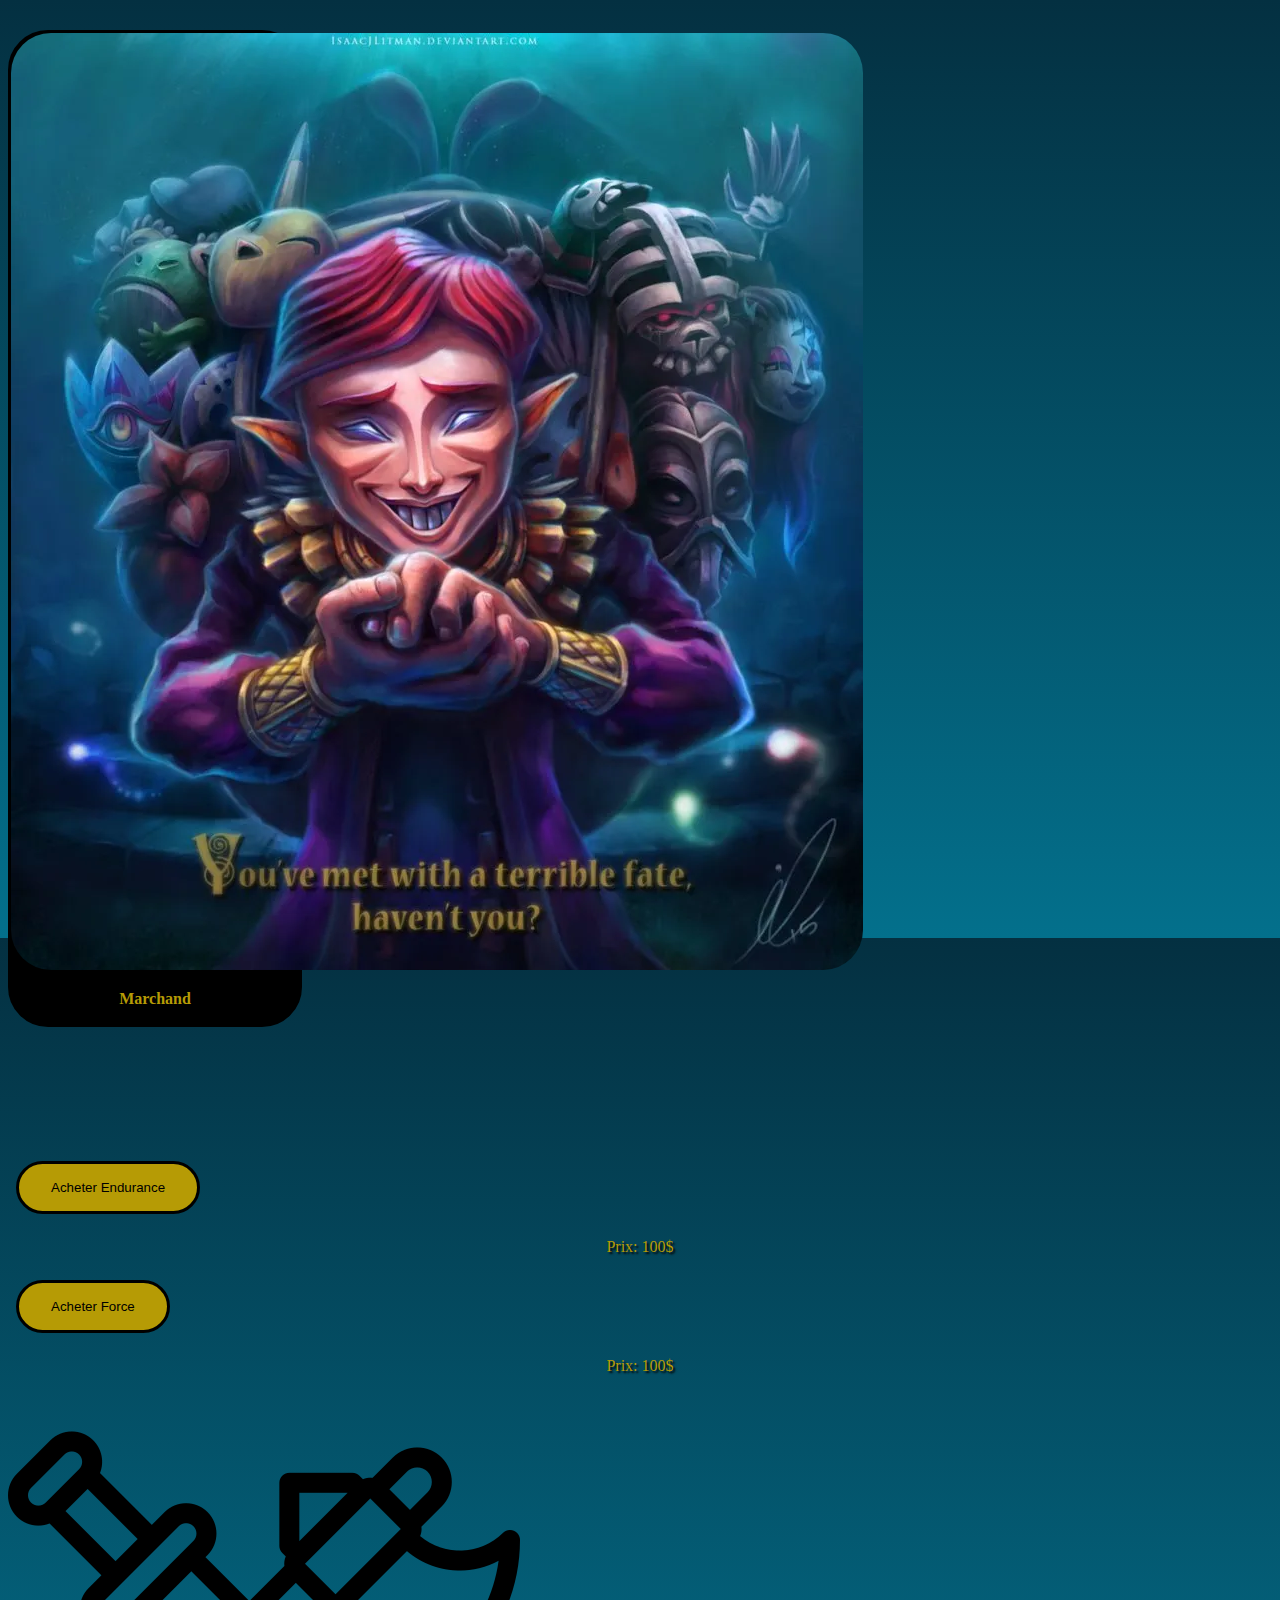
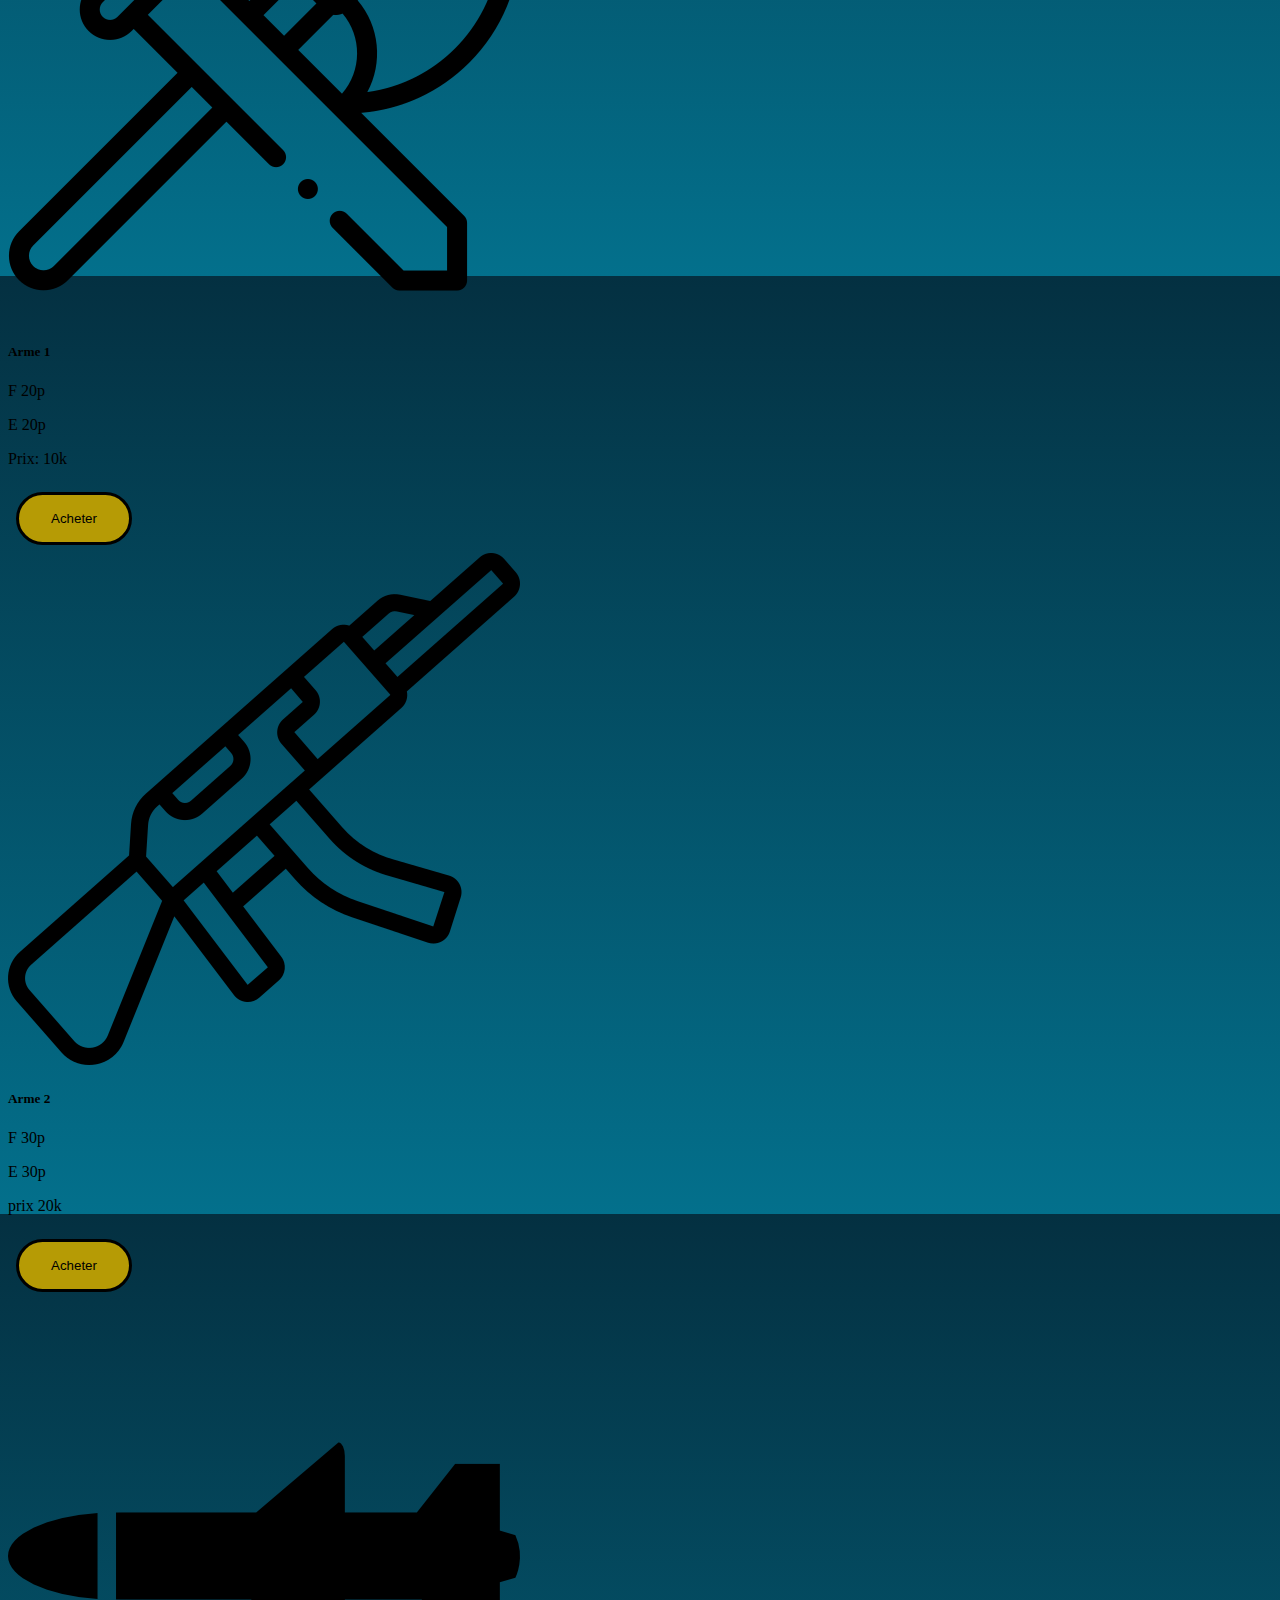
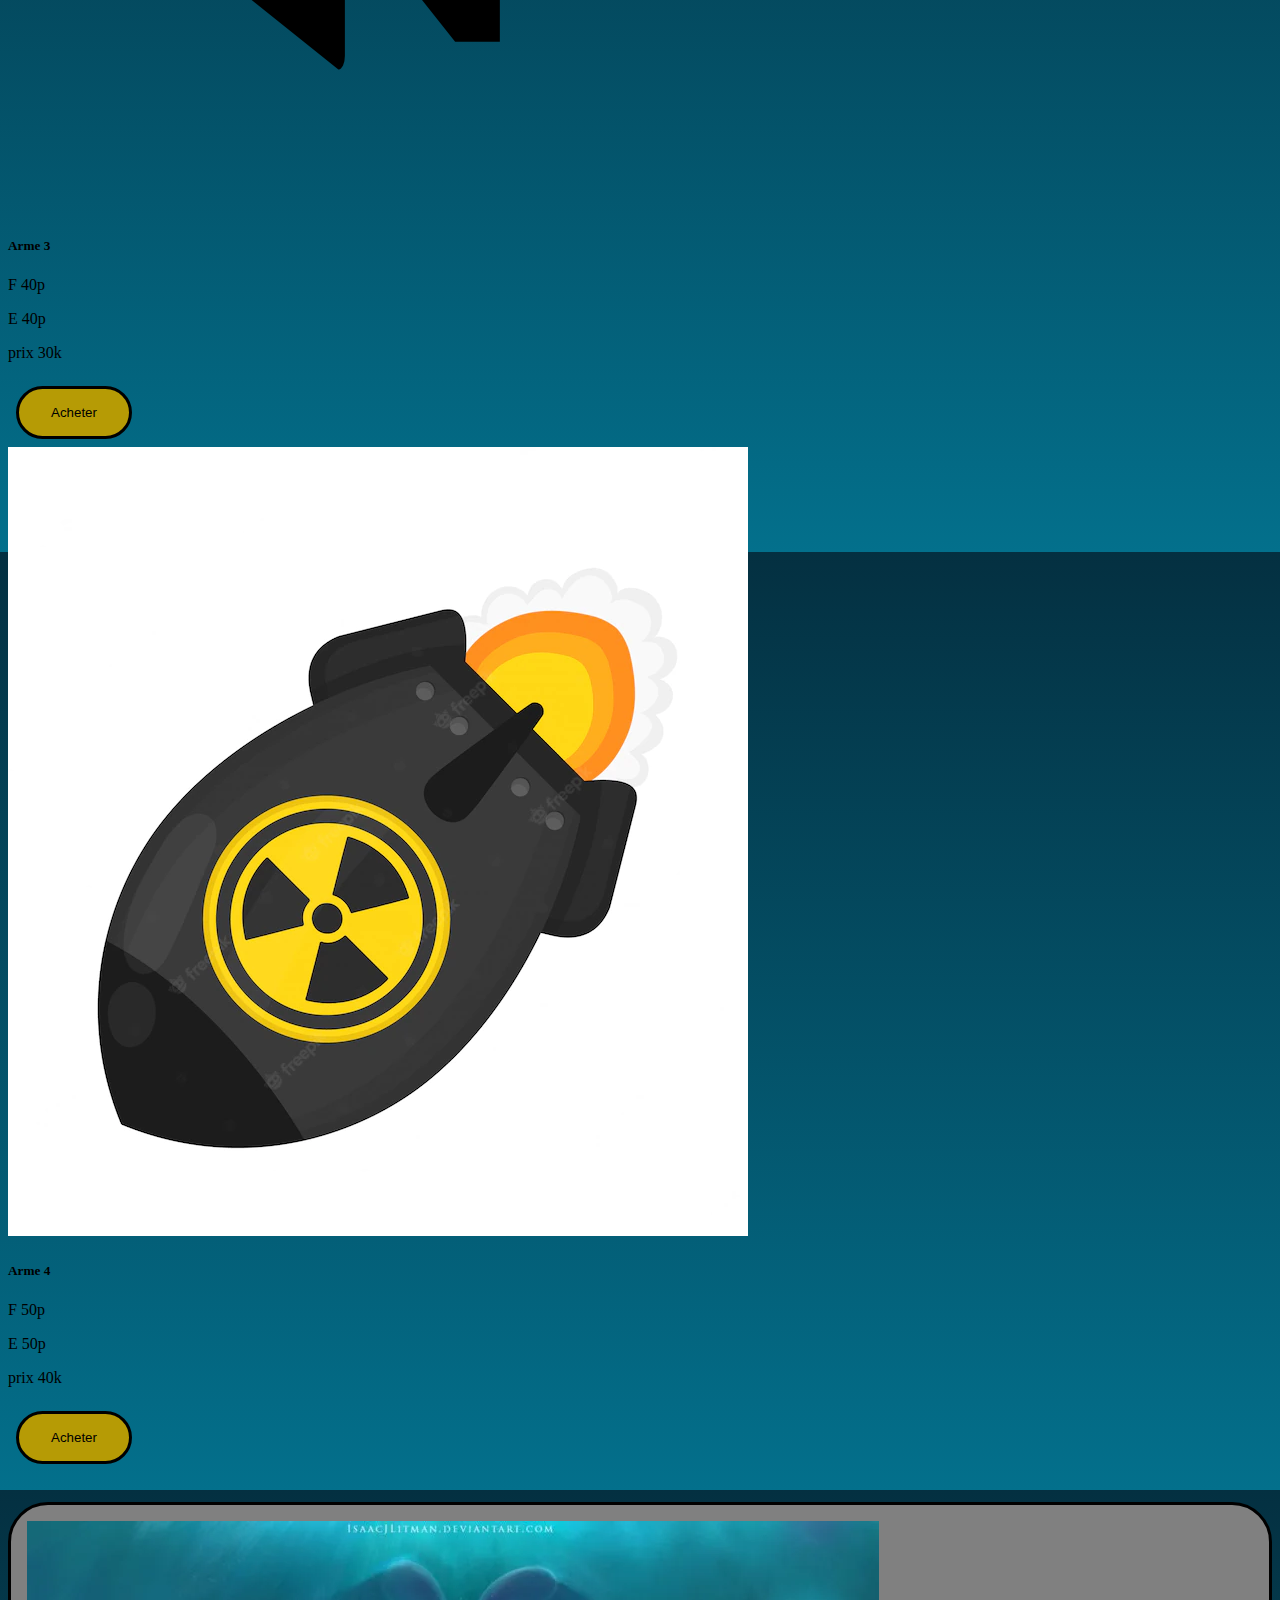
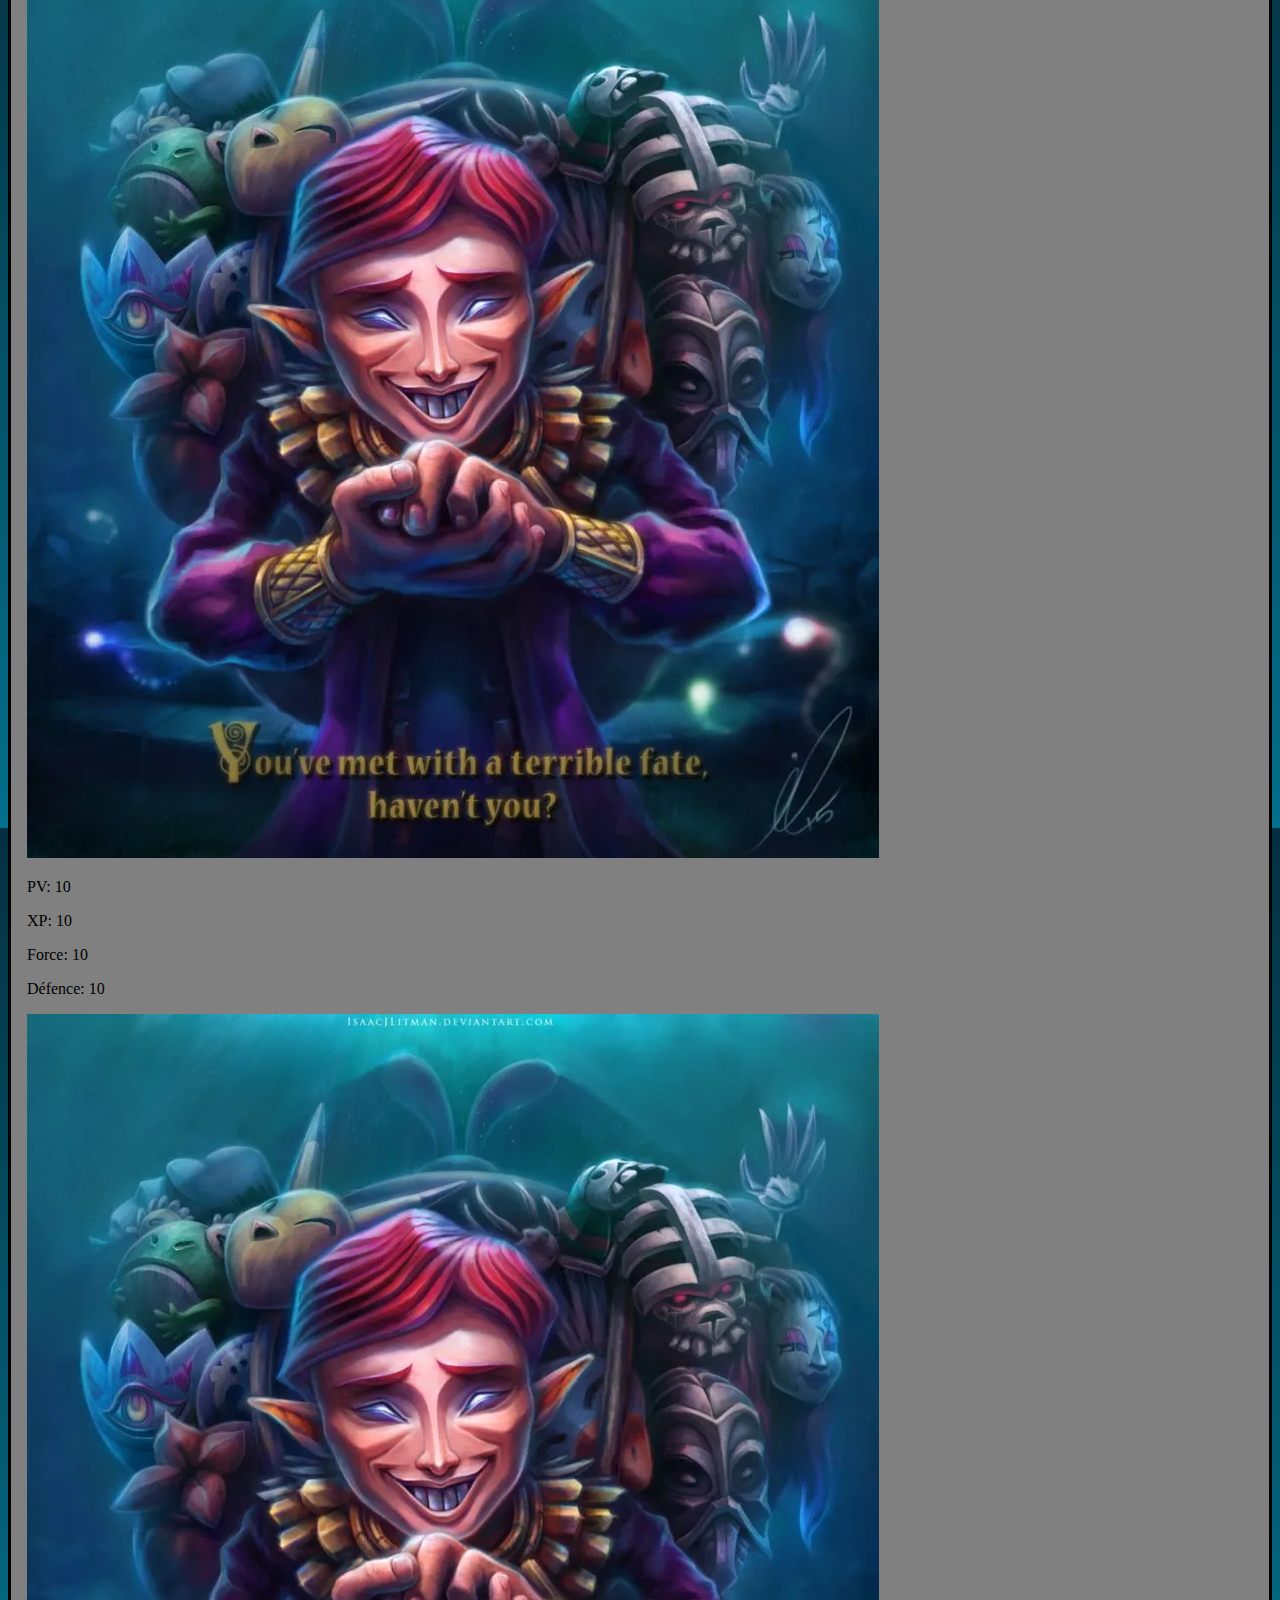
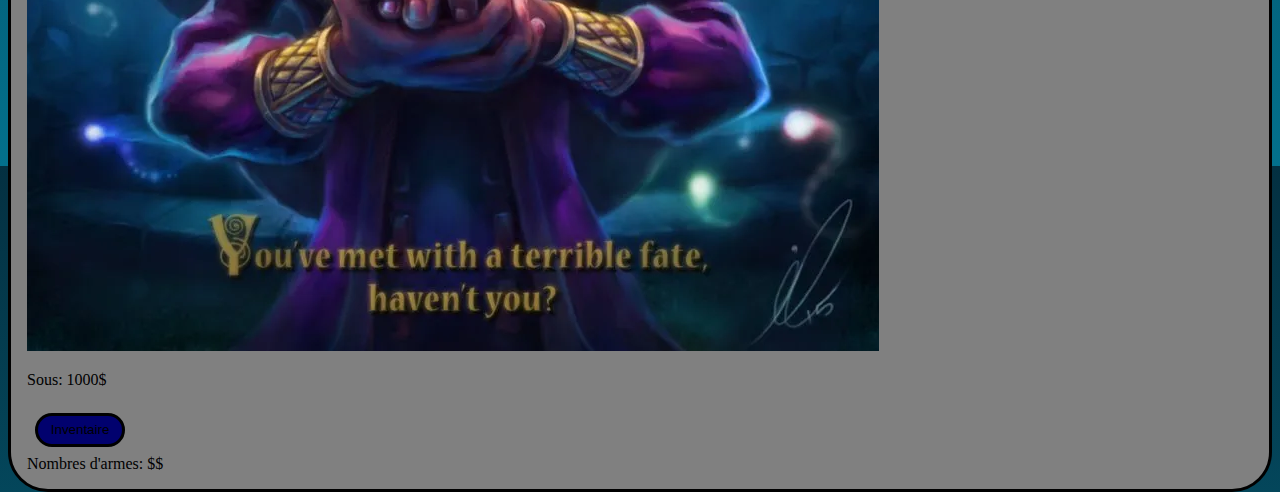
<file: index.html>
<!DOCTYPE html>
<html lang="en">
<head>
    <meta charset="UTF-8">
    <meta http-equiv="X-UA-Compatible" content="IE=edge">
    <meta name="viewport" content="width=device-width, initial-scale=1.0">
    <title>Document</title>
    <link href="https://cdn.jsdelivr.net/npm/bootstrap@5.1.3/dist/css/bootstrap.min.css" rel="stylesheet" integrity="sha384-1BmE4kWBq78iYhFldvKuhfTAU6auU8tT94WrHftjDbrCEXSU1oBoqyl2QvZ6jIW3" crossorigin="anonymous">

    <link href="./style.css" rel="stylesheet">
</head>
<body>
      <section>
        <div id="boite-partie-sup-marchand"class="container">
            <div class="row justify-content-center">
                <div class="col-4">
                    <div class="card"id="carte-marchand" style="width: 18rem;">
                        <img id="marchand-img"src="./images/top-10-des-meilleurs-marchands-dans-les-jeux-vidc3a9o.webp" class="card-img-top img-fluid" alt="...">
                        <div class="card-body">
                          <p class="card-text">Marchand</p>
                        </div>
                      </div>
                </div>
                <div class="col-4" id="buy-power-up"> 
                    <button class="power-up">Acheter Endurance</button>
                    <p class="power-up-prix">Prix: 100$</p>
                    <button class="power-up">Acheter Force</button>
                    <p class="power-up-prix">Prix: 100$</p>
                </div>
            </div>
            
        </div>
    </section>
    <section id="armes-a-vendre">
        <div class="container">
        <div class="row justify-content-around">
            <div class="col-2">
              <div class="card">
                <img src="images/armes.png" class="card-img-top" alt="...">
                <div class="card-body">
                    <h5 class="card-title">Arme 1</h5>
                    <p class="card-text"><p>F 20p </p>  <p>E 20p</p><p> Prix: 10k</p>
                    <button type="button" class="btn btn-secondary btn-sm power-up">Acheter</button>
                </div>
              </div>
            </div>
            <div class="col-2">
              <div class="card">
                <img src="images/arme-a-feu.png" class="card-img-top" alt="...">
                <div class="card-body">
                    <h5 class="card-title">Arme 2</h5>
                    <p class="card-text">F 30p</p> <p>E 30p</p><p>prix 20k</p>
                    <button type="button" class="btn btn-secondary btn-sm power-up">Acheter</button>
                </div>
              </div>
            </div>
            <div class="col-2">
              <div class="card">
                <img src="images/arme-de-guerre-missile.png" class="card-img-top" alt="...">
                <div class="card-body">
                    <h5 class="card-title">Arme 3</h5>
                    <p class="card-text">F 40p</p><p>E 40p</p><p>prix 30k</p>
                    <button type="button" class="btn btn-secondary btn-sm power-up">Acheter</button>
                </div>
              </div>
            </div>
            <div class="col-2">
              <div class="card">
                <img src="images/bombe-atomique-concept-guerre-nucleaire-conception-icone-illustration-personnage-dessin-anime-plat_92289-281.webp" class="card-img-top" alt="...">
                <div class="card-body">
                    <h5 class="card-title">Arme 4</h5>
                    <p class="card-text">F 50p</p><p>E 50p</p><p>prix 40k</p>
                    <button type="button" class="btn btn-secondary btn-sm power-up">Acheter</button>
                </div>
              </div>
            </div>
          </div>
        </div>
    </section>
    <footer>
        <div class="container">
            <div id="carte-joueur" class="row justify-content-end">
                <div class="col-2">
                    <img class="img-fluid img-joueur"src="./images/top-10-des-meilleurs-marchands-dans-les-jeux-vidc3a9o.webp">
                </div> 
                <div class="col-4">
                    <div class="container">
                        <div class="row justify-content-between">
                            <div class="col-4">
                                <p>PV: <span>10</span></p>
                            </div>
                            <div class="col-4">
                                <p>XP: <span>10</span></p>
                            </div>
                        </div>
                        <div class="row justify-content-between">
                            <div class="col-4">
                                <p>Force: <span>10</span></p>
                            </div>
                            <div class="col-4">
                                <p>Défence: <span>10</span></p>
                            </div>
                        </div>
                        <div class="row justify-content-between">
                            <div class="col-4">
                                <img class="img-fluid img-joueur"src="./images/top-10-des-meilleurs-marchands-dans-les-jeux-vidc3a9o.webp">
                            </div>
                            <div class="col-4">
                                <p>Sous: <span>1000$</span></p>
                            </div>
                        </div>

                    </div>
                </div>
                <div class="col-4">
                    <button id="inventaire-btn-pagemarchand">Inventaire</button>
                    <div>Nombres d'armes: $$</div>
                </div>
            </div>
        </div>
    </footer>
    <script src="https://cdn.jsdelivr.net/npm/bootstrap@5.1.3/dist/js/bootstrap.bundle.min.js" integrity="sha384-ka7Sk0Gln4gmtz2MlQnikT1wXgYsOg+OMhuP+IlRH9sENBO0LRn5q+8nbTov4+1p" crossorigin="anonymous"></script>
</body>

    </body>

</html>
</file>
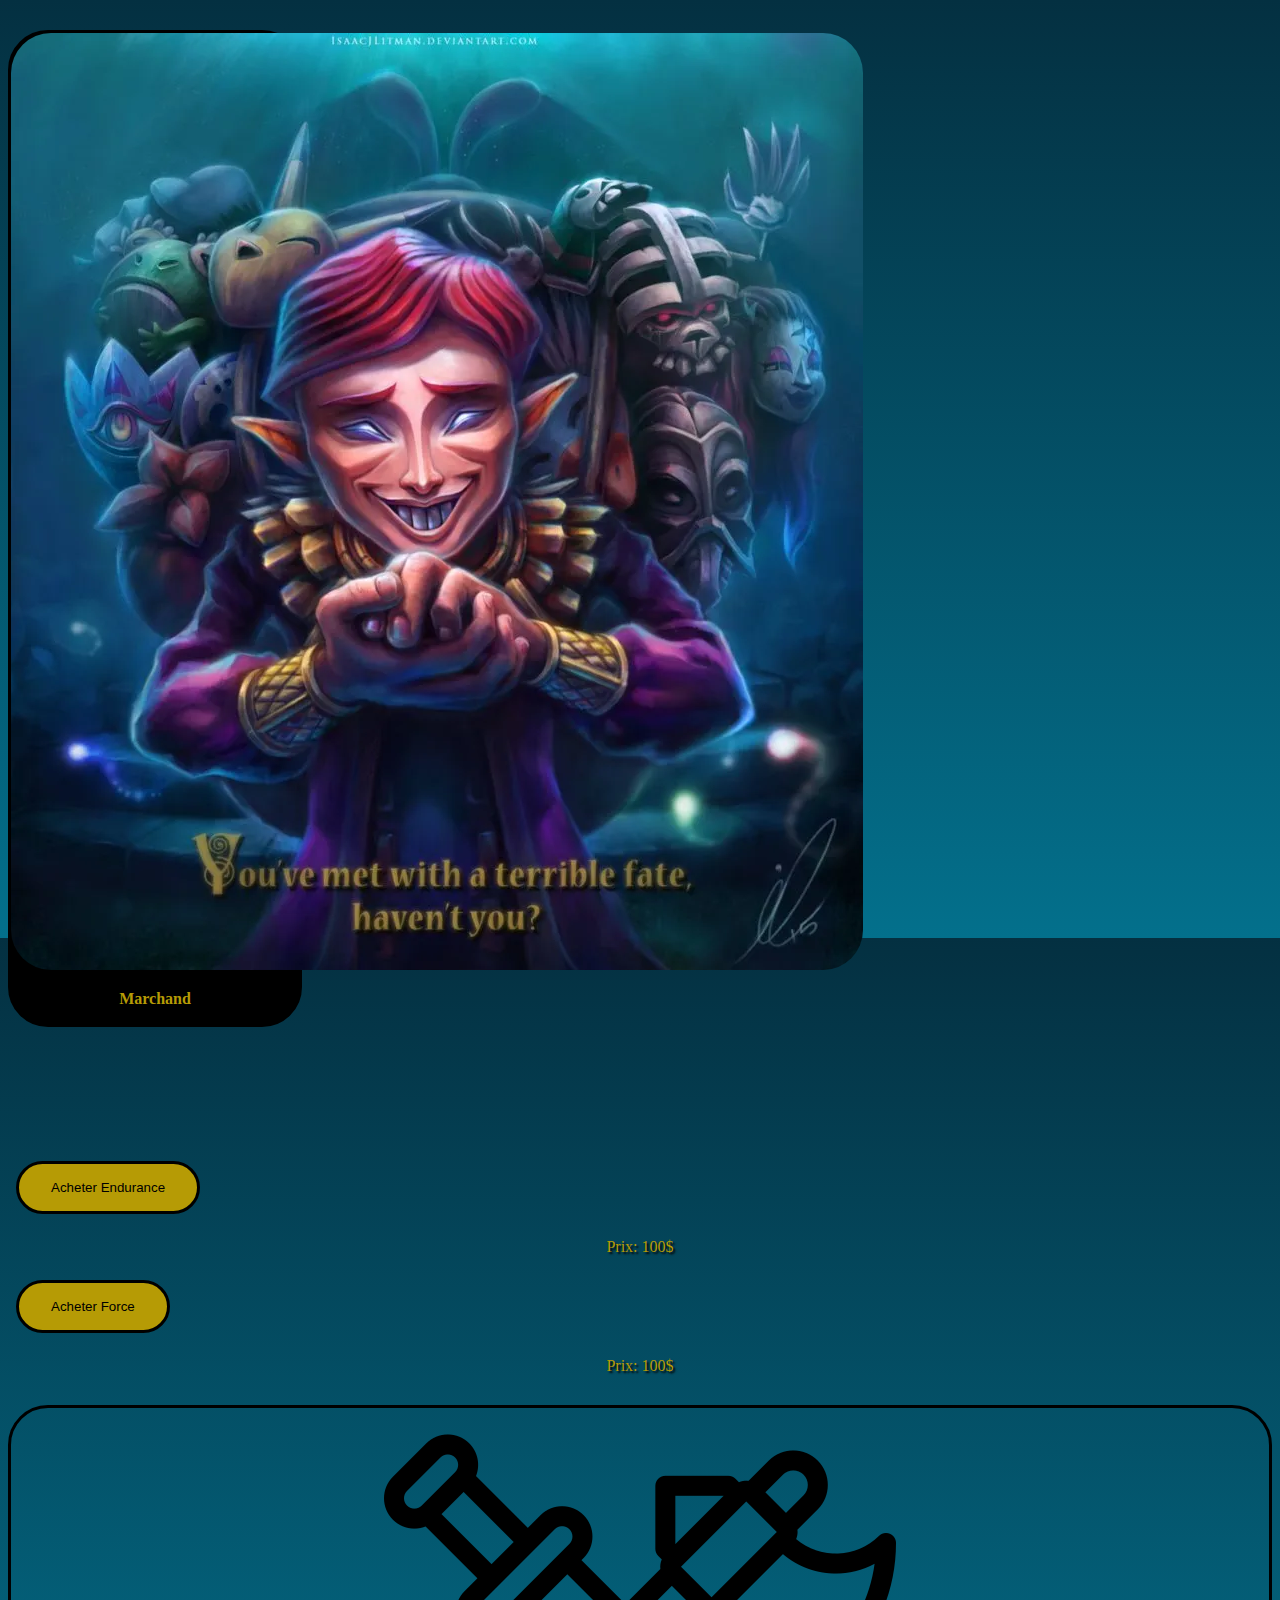
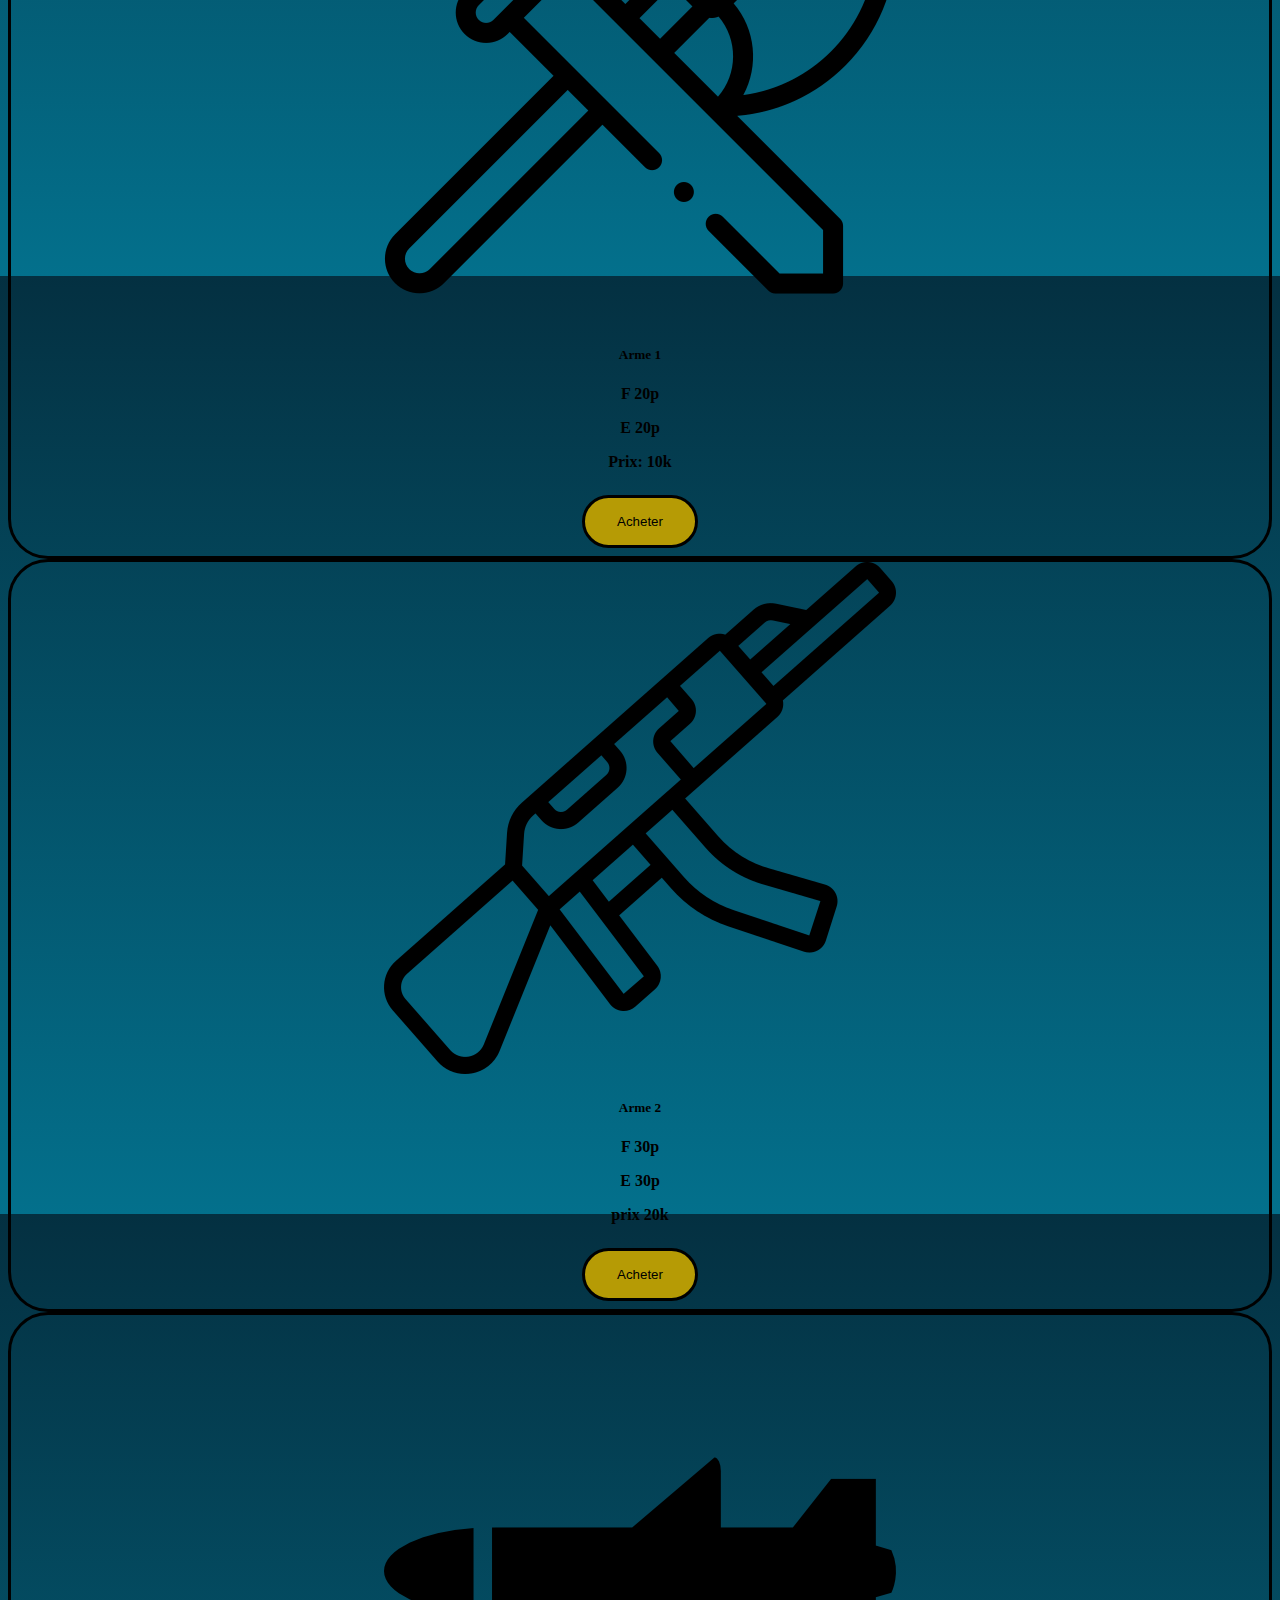
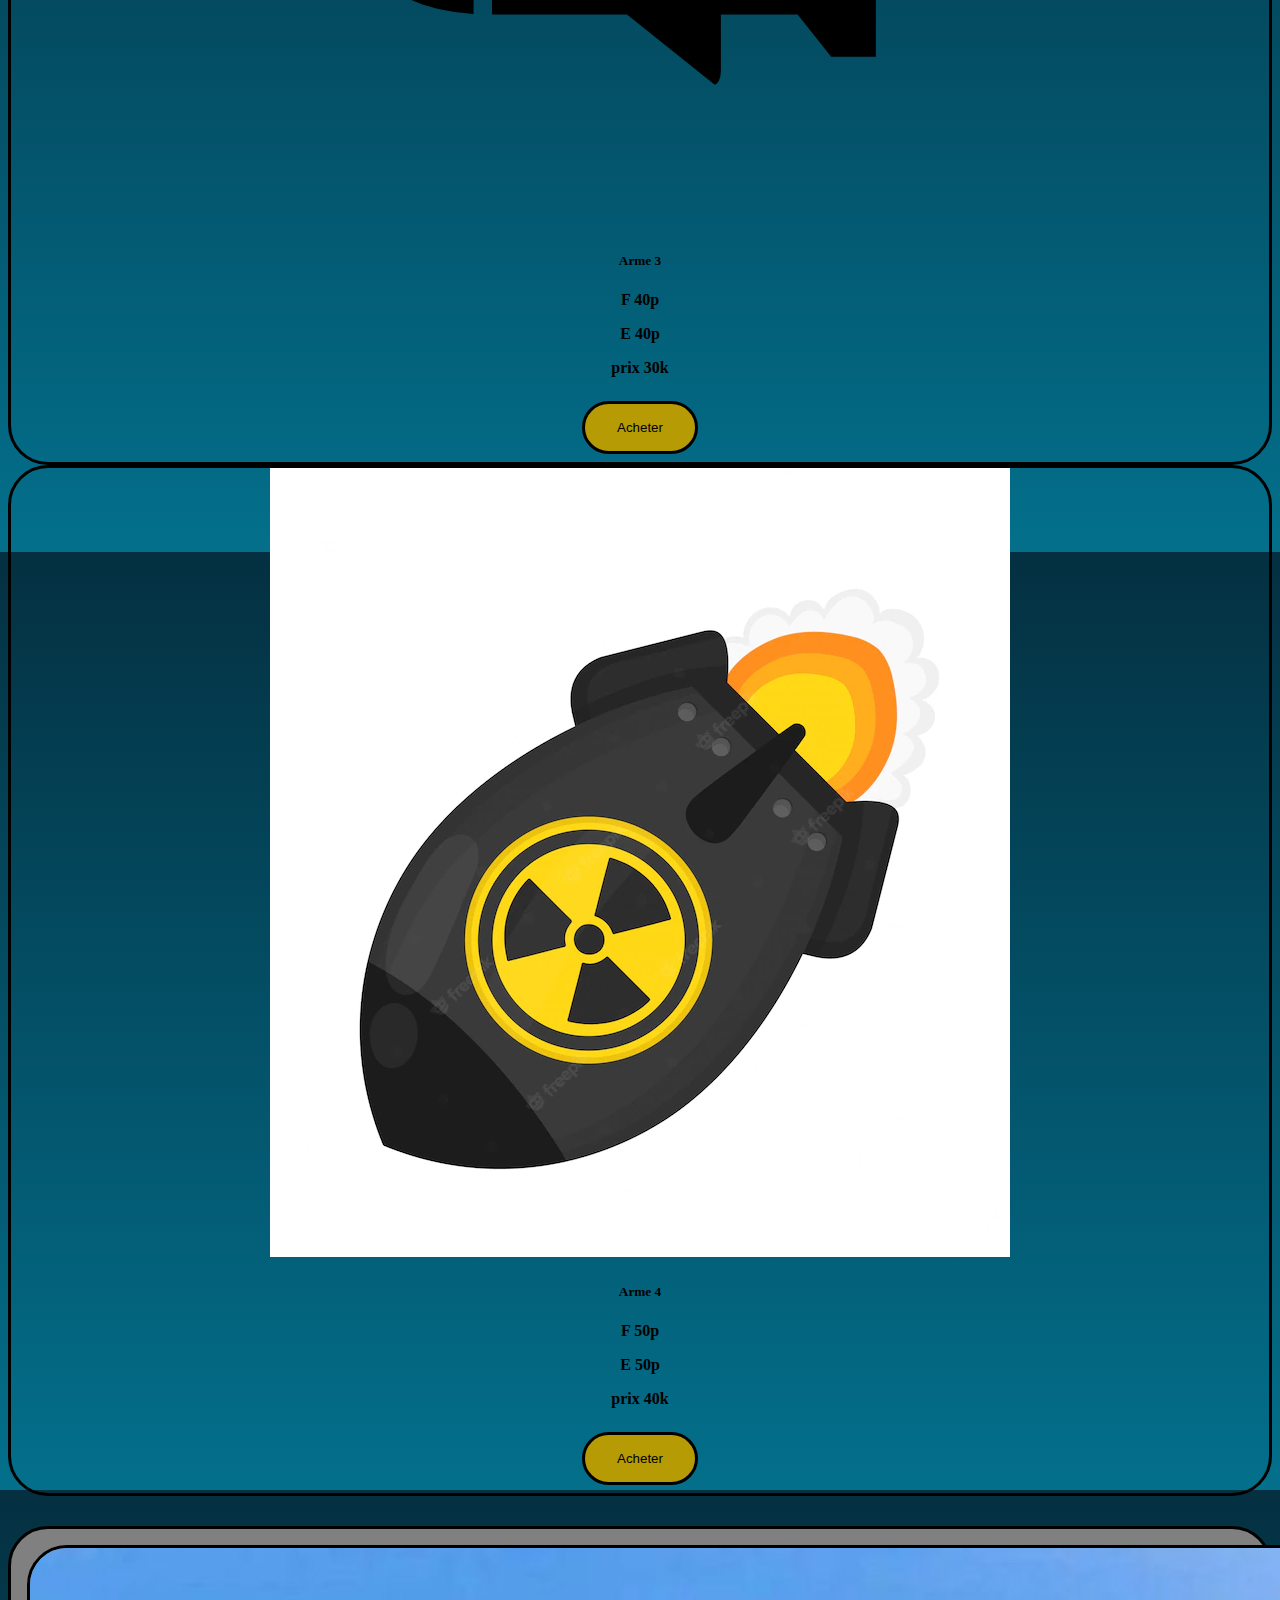
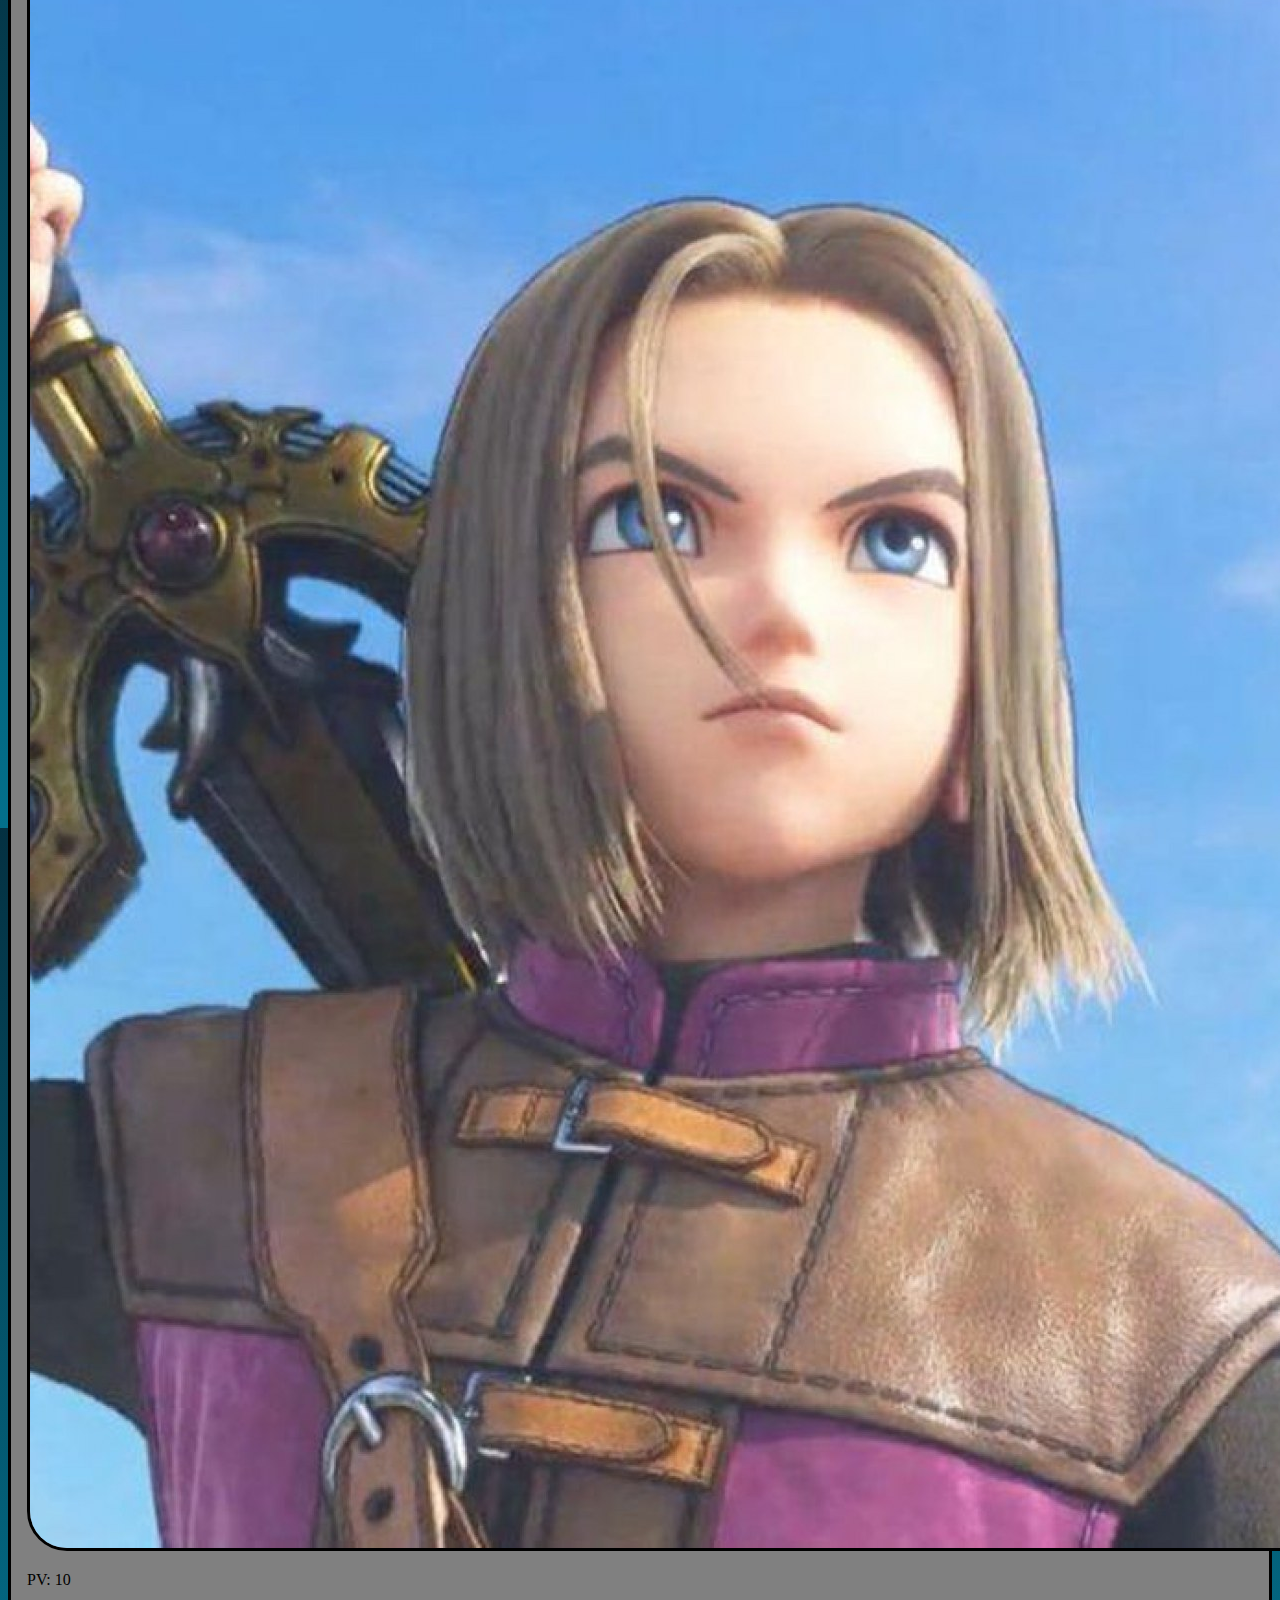
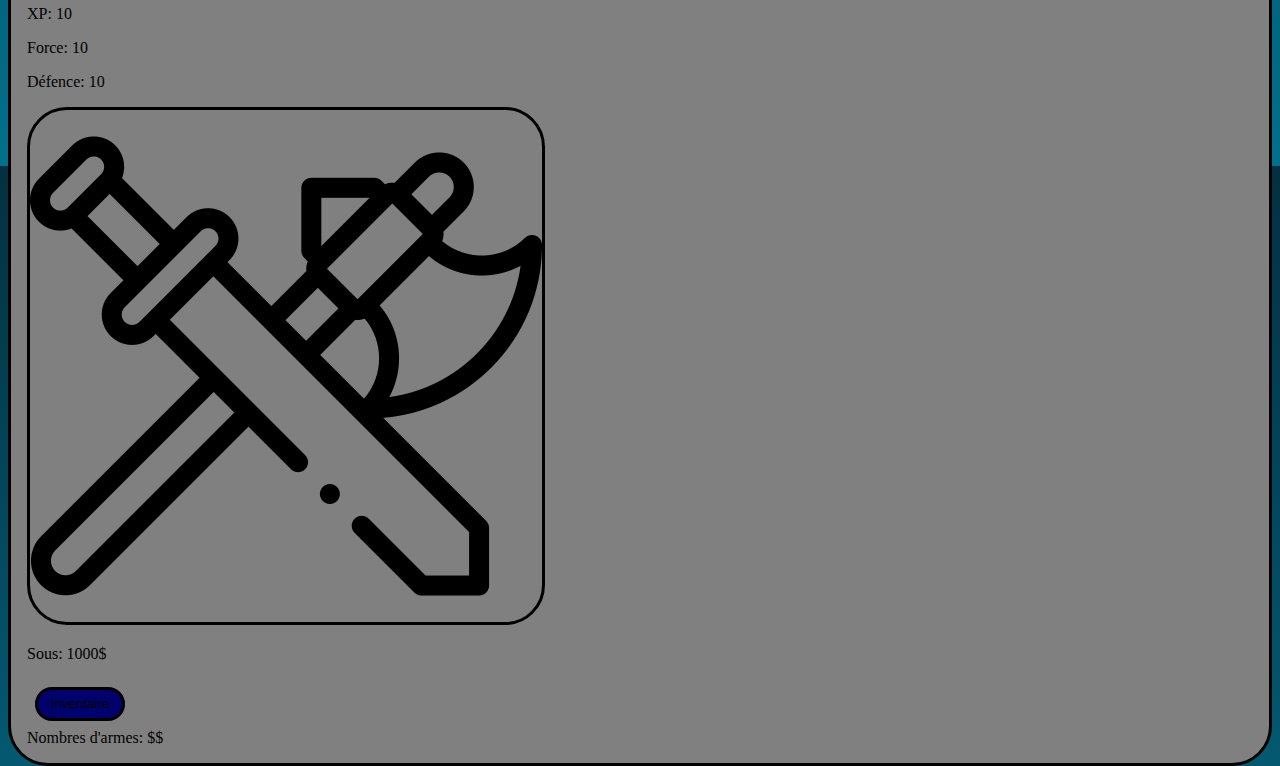
<file: page-marchand.html>
<!DOCTYPE html>
<html lang="en">
<head>
    <meta charset="UTF-8">
    <meta http-equiv="X-UA-Compatible" content="IE=edge">
    <meta name="viewport" content="width=device-width, initial-scale=1.0">
    <title>Document</title>
    <link href="https://cdn.jsdelivr.net/npm/bootstrap@5.1.3/dist/css/bootstrap.min.css" rel="stylesheet" integrity="sha384-1BmE4kWBq78iYhFldvKuhfTAU6auU8tT94WrHftjDbrCEXSU1oBoqyl2QvZ6jIW3" crossorigin="anonymous">

    <link href="./style.css" rel="stylesheet">
</head>
<body>
      <section>
        <div id="boite-partie-sup-marchand"class="container">
            <div class="row justify-content-center">
                <div class="col-4">
                    <div class="card"id="carte-marchand" style="width: 18rem;">
                        <img id="marchand-img"src="./images/top-10-des-meilleurs-marchands-dans-les-jeux-vidc3a9o.webp" class="card-img-top img-fluid" alt="...">
                        <div class="card-body">
                          <p class="card-text">Marchand</p>
                        </div>
                      </div>
                </div>
                <div class="col-4" id="buy-power-up"> 
                    <button class="btn btn-secondary btn-sm power-up">Acheter Endurance</button>
                    <p class="power-up-prix">Prix: 100$</p>
                    <button class="btn btn-secondary btn-sm power-up">Acheter Force</button>
                    <p class="power-up-prix">Prix: 100$</p>
                </div>
            </div>
            
        </div>
    </section>
    <section id="armes-a-vendre">
        <div class="container">
        <div class="row justify-content-around">
            <div class="col-2">
              <div class="card bordure">
                <img src="images/armes.png" class="card-img-top img-fluid" alt="...">
                <div class="card-body">
                    <h5 class="card-title">Arme 1</h5>
                    <p class="card-text"><p>F 20p </p>  <p>E 20p</p><p> Prix: 10k</p>
                    <button type="button" class="btn btn-secondary btn-sm power-up">Acheter</button>
                </div>
              </div>
            </div>
            <div class="col-2">
              <div class="card bordure">
                <img src="images/arme-a-feu.png" class="card-img-top img-fluid" alt="...">
                <div class="card-body">
                    <h5 class="card-title">Arme 2</h5>
                    <p class="card-text">F 30p</p> <p>E 30p</p><p>prix 20k</p>
                    <button type="button" class="btn btn-secondary btn-sm power-up">Acheter</button>
                </div>
              </div>
            </div>
            <div class="col-2">
              <div class="card bordure">
                <img src="images/arme-de-guerre-missile.png" class="card-img-top img-fluid" alt="...">
                <div class="card-body">
                    <h5 class="card-title">Arme 3</h5>
                    <p class="card-text">F 40p</p><p>E 40p</p><p>prix 30k</p>
                    <button type="button" class="btn btn-secondary btn-sm power-up">Acheter</button>
                </div>
              </div>
            </div>
            <div class="col-2">
              <div class="card bordure">
                <img src="images/bombe-atomique-concept-guerre-nucleaire-conception-icone-illustration-personnage-dessin-anime-plat_92289-281.webp" class="card-img-top img-fluid" alt="...">
                <div class="card-body">
                    <h5 class="card-title">Arme 4</h5>
                    <p class="card-text">F 50p</p><p>E 50p</p><p>prix 40k</p>
                    <button type="button" class="btn btn-secondary btn-sm power-up">Acheter</button>
                </div>
              </div>
            </div>
          </div>
        </div>
    </section>
    <footer>
        <div class="container">
            <div id="carte-joueur" class="row justify-content-end">
                <div class="col-2">
                    <img class="img-fluid bordure"src="./images/hero-main.jpg">
                </div> 
                <div class="col-4">
                    <div class="container">
                        <div class="row justify-content-between">
                            <div class="col-4">
                                <p>PV: <span>10</span></p>
                            </div>
                            <div class="col-4">
                                <p>XP: <span>10</span></p>
                            </div>
                        </div>
                        <div class="row justify-content-between">
                            <div class="col-4">
                                <p>Force: <span>10</span></p>
                            </div>
                            <div class="col-4">
                                <p>Défence: <span>10</span></p>
                            </div>
                        </div>
                        <div class="row justify-content-between">
                            <div class="col-4">
                                <img class="img-fluid bordure"src="images/armes.png">
                            </div>
                            <div class="col-4">
                                <p>Sous: <span>1000$</span></p>
                            </div>
                        </div>

                    </div>
                </div>
                <div class="col-4">
                    <button id="inventaire-btn-pagemarchand" >Inventaire</button>
                    <div>Nombres d'armes: $$</div>
                </div>
            </div>
        </div>
    </footer>
    <script src="https://cdn.jsdelivr.net/npm/bootstrap@5.1.3/dist/js/bootstrap.bundle.min.js" integrity="sha384-ka7Sk0Gln4gmtz2MlQnikT1wXgYsOg+OMhuP+IlRH9sENBO0LRn5q+8nbTov4+1p" crossorigin="anonymous"></script>
</body>

    </body>

</html>
</file>
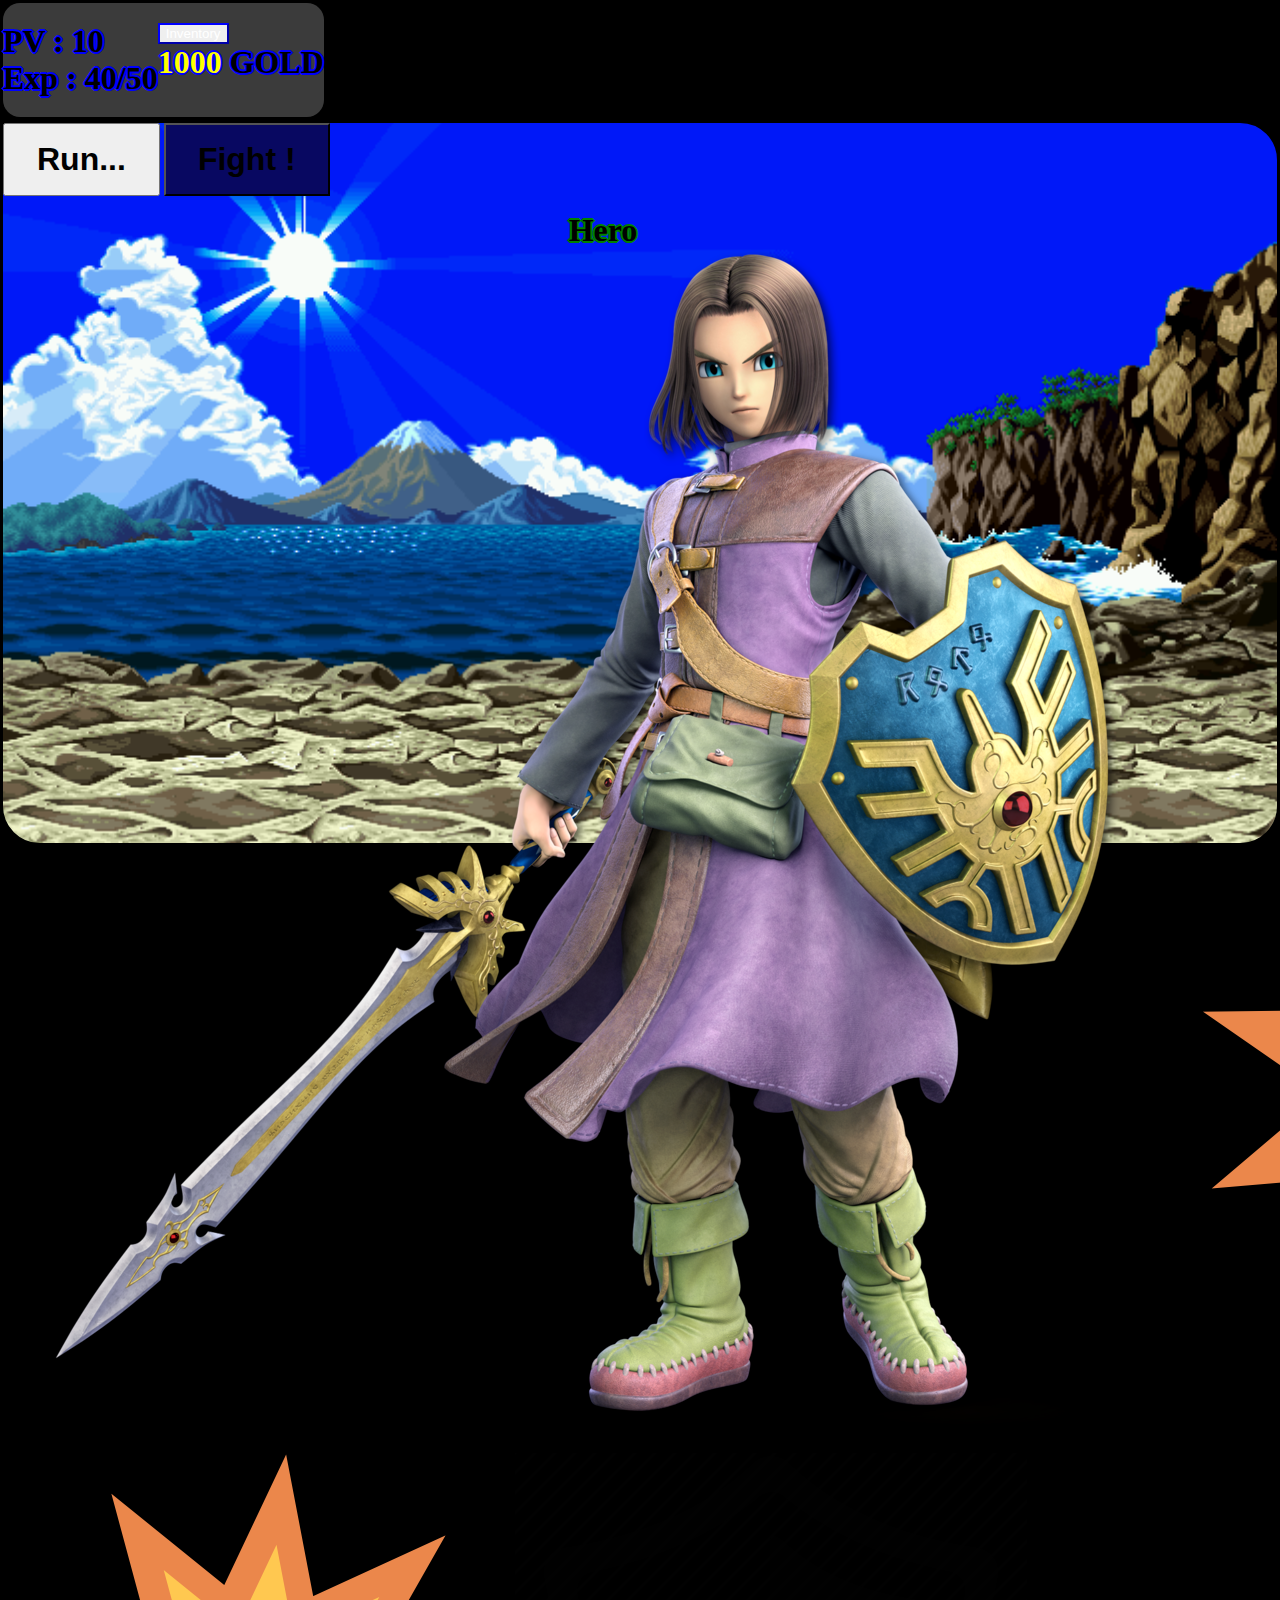
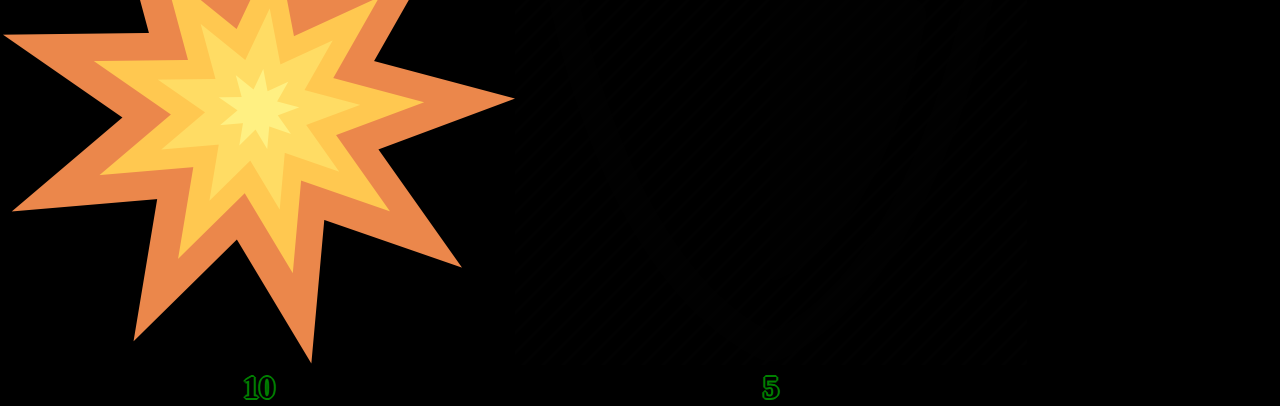
<file: pages-html/DoP.html>
<!DOCTYPE html>
<html lang="en">

<head>
    <meta charset="UTF-8">
    <meta http-equiv="X-UA-Compatible" content="IE=edge">
    <meta name="viewport" content="width=device-width, initial-scale=1.0">
    <link rel="stylesheet" type="text/css" href="../style-css/DoP.css">
    <link href="https://cdn.jsdelivr.net/npm/bootstrap@5.1.3/dist/css/bootstrap.min.css" rel="stylesheet"
        integrity="sha384-1BmE4kWBq78iYhFldvKuhfTAU6auU8tT94WrHftjDbrCEXSU1oBoqyl2QvZ6jIW3" crossorigin="anonymous">
    <title>defender of POO</title>
</head>
<!-- <header class="headed">
    <H1 class="text-center">DEFENDER OF POO</H1>
</header> -->

<body class="p-3 mb-2 bg-dark text-white">
    <!------------------------- STAT and INVENTORY ------------------------->
    <section class="">
        <div id="stats-box"class="container-fluid">
            <div class="row justify-content-center">
               
                <div class="col-6 stat text-center inventairetext bordure-left">
                    <div class="fs-1 margintop">PV : <span id="pv-hero">10</span></div>
                    <div class="fs-1 paddingbottom">Exp : <span id="exp-hero">1</span>/50</div>
                </div>
                <div class="col-6 text-end stat text-center bordure-right">
                    <button type="button" id="inventory" class="btn fs-2 margintop btn btn-secondary">Inventory</button>
                    <div id="INVmodal" class="Imodal">
                        <div class="modalcontent">
                            <span class="close">&times;</span>
                            <!------------ INVENTORY ------------>
                            <section id="arm-inventory">
                                <div class="container">
                                    <div id="emplacementInventaire"class="row justify-content-around">
                                        <div class="col-6">
                                            <div class="card bordure">
                                                <img src="../images/armes.png" class="card-img-top img-fluid"
                                                    alt="...">
                                                <div class="card-body">
                                                    <h5 class="card-title">Arme 1</h5>
                                                    <p class="card-text">
                                                    <p>Attaque 1p </p>
                                                    <p>Defence 0p</p>
                                                    <button type="button" id="equiper" value="equipe" class="btn btn-secondary btn-sm power-up">Equiper</button>
                                                </div>
                                            </div>
                                        </div>
                                        <div class="col-6">
                                            <div class="card bordure">
                                                <img src="../images/arme-a-feu.png" class="card-img-top img-fluid"
                                                    alt="...">
                                                <div class="card-body">
                                                    <h5 class="card-title">Arme 2</h5>
                                                    <p class="card-text">Attaque 30p</p>
                                                    <p>Defence 30p</p>
                                                    <button type="button" id="equiper2" value="equipe" class="btn btn-secondary btn-sm power-up">Equiper</button>
                                                </div>
                                            </div>
                                        </div>
                                        <div class="col-6">
                                            <div class="card bordure">
                                                <img src="../images/arme-de-guerre-missile.png"
                                                    class="card-img-top img-fluid" alt="...">
                                                <div class="card-body">
                                                    <h5 class="card-title">Arme 3</h5>
                                                    <p class="card-text">Attaque 40p</p>
                                                    <p>Defence 40p</p>
                                                    <button type="button" id="equiper3" value="equipe" class="btn btn-secondary btn-sm power-up">Equiper</button>
                                                </div>
                                            </div>
                                        </div>
                                        <div class="col-6">
                                            <div class="card bordure">
                                                <img src="../images/bombe-atomique-concept-guerre-nucleaire-conception-icone-illustration-personnage-dessin-anime-plat_92289-281.webp"
                                                    class="card-img-top img-fluid" alt="...">
                                                <div class="card-body">
                                                    <h5 class="card-title">Arme 4</h5>
                                                    <p class="card-text"> 50p</p>
                                                    <p>Defence 50p</p>
                                                    <p>Prix 40k</p>
                                                    <button type="button" id="equiper4" value="equipe" class="btn btn-secondary btn-sm power-up">Equiper</button>

                                                </div>
                                            </div>
                                        </div>
                                    </div>
                                </div>
                            </section>                     
                        </div>
                    </div>
                    <div class="gold fs-1 paddingbottom inventairetext"><span id="gold-hero"class="gold-hero fs-1">20</span> GOLD</div>
                </div>
            </div>
        </div>
    </section>
         
    <!------------------------- COMBAT ------------------------->
    <section id="combat-section" class="bordure">
        <!-- boite du btn fuir -->
       <div class="container">
           <div class="row justify-content-evenly">
                <div class="col-8 text-center mt-4">
                    <button id="fuir" class="btn btn-danger">Run...</button>
                    <button id="fight" class="btn btn-primary">Fight !</button>
                    <p id="quiCommence"></p>
                </div>
           </div>
       </div>
       <!-- boite des elements contenant le monstre et le hero -->
       <div class="container"> 
            <div class="row justify-row justify-content-evenly" >
                <div class="col-3 text-center carte">
                    <div class="herotext">Hero</div>
                   <img class="img-fluid"src="../img/hero.png" alt="">
                    <div  class="row justify-content-evenly boite-propriete">
                        <div class="col-3 text-center">
                            <img class="img-fluid" src="../img/dmg.png">
                            <div id="attaque-hero"class="herotext">1</div>
                        </div>
                        <div class="col-3 text-center">
                            <img class="img-fluid" src="../img/endu.png">
                            <div  id="defenceHero" class="herotext">1</div>
                        </div>
                    </div>
                    
                </div>
                <div class="col-3 text-center carte">
                    <div class="monstretext"id="monstre-name">Monstre</div>
                    <div id="image-monstre">
                        <img  class="img-fluid"src="../images/Oni.png" alt="">
                    </div>
                    <div  class="row justify-content-evenly boite-propriete">
                        <div class="col-3">
                            <img class="img-fluid" src="../img/dmg.png">
                            <div id="monstre-attaque"class="monstretext">1</div>
                        </div>
                        <div class="col-3">
                            <img class="img-fluid" src="../img/endu.png">
                            <div id="defence-monstre"class="monstretext">1</div>
                        </div>
                    </div>
                </div>

            </div>
       </div>
       <div class="text-center">
           <div id="message-de-victoire">
               <div >Victoire !</div>
               <div>Vous avez gagné une arme, des sous et 1 point d'Exp</div>
               <a id="suite" class="btn btn-warning" href="./menu.html" role="button">La suite !</a>
           </div>
           <div id="message-de-defaite">
                <div >Défaite !</div>
                <div>Vous avez perdu 1 point de vie</div>
                <a id="suite" class="btn btn-warning" href="./menu.html" role="button">La suite !</a>
           </div>
           <div id="message-de-fuite">
            <div>Run...</div>
            <div>Vous avez perdu 1 point d'Exp</div>
            <a id="suite" class="btn btn-warning" href="./menu.html" role="button">La suite !</a>
       </div>
             
       </div>
    </section>
    <script type="module" src="../script-js/game-dop.js"></script>
    <script src="https://cdn.jsdelivr.net/npm/bootstrap@5.1.3/dist/js/bootstrap.bundle.min.js"
        integrity="sha384-ka7Sk0Gln4gmtz2MlQnikT1wXgYsOg+OMhuP+IlRH9sENBO0LRn5q+8nbTov4+1p"
        crossorigin="anonymous"></script>

        
</body>

</html>
</file>
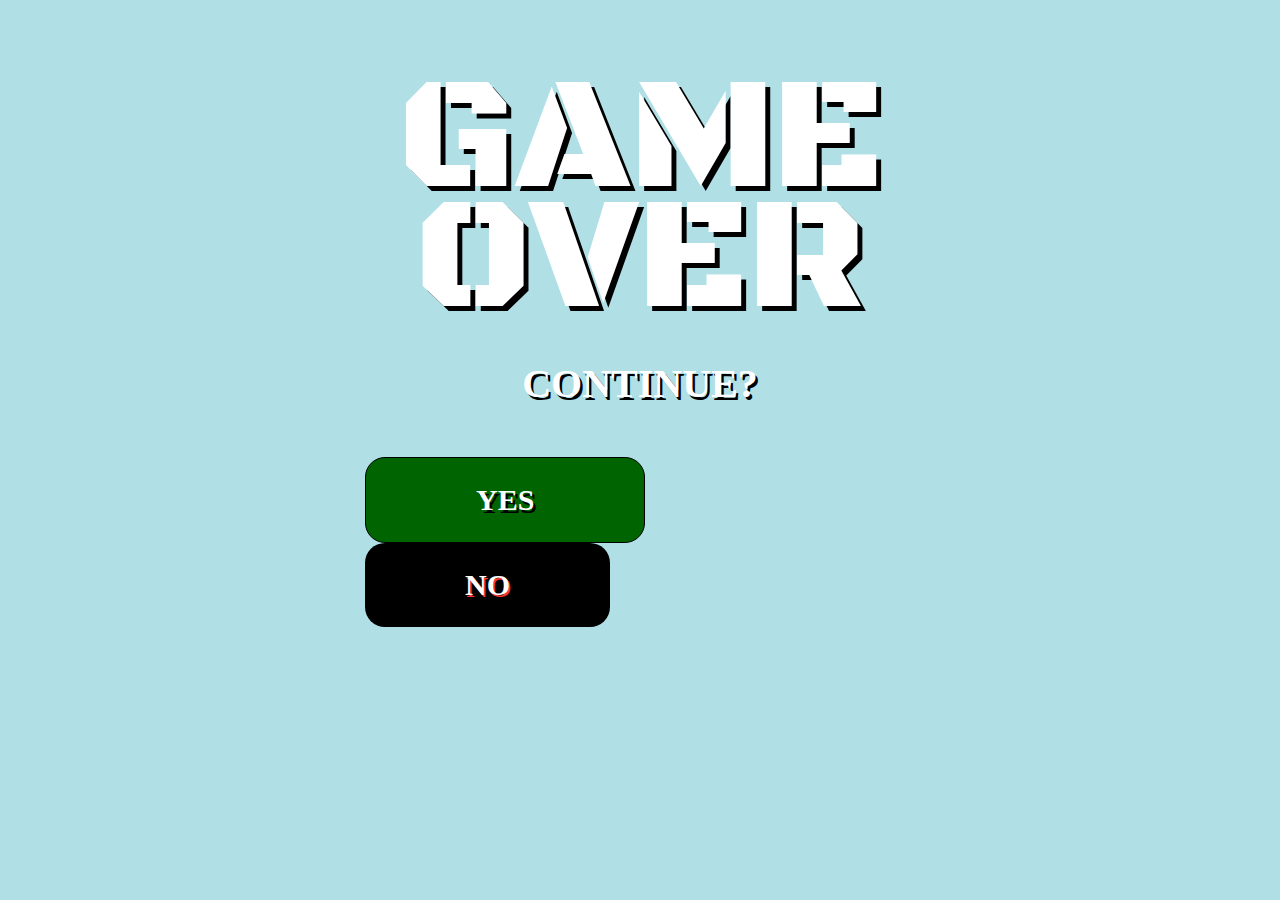
<file: pages-html/gameOver.html>
<!DOCTYPE html>
<html lang="en">
<head>
    <meta charset="UTF-8">
    <meta http-equiv="X-UA-Compatible" content="IE=edge">
    <meta name="viewport" content="width=device-width, initial-scale=1.0">
    <link href="../style-css/gameover.css" rel="stylesheet">
    <link href="https://cdn.jsdelivr.net/npm/bootstrap@5.1.3/dist/css/bootstrap.min.css" rel="stylesheet" integrity="sha384-1BmE4kWBq78iYhFldvKuhfTAU6auU8tT94WrHftjDbrCEXSU1oBoqyl2QvZ6jIW3" crossorigin="anonymous">
    <title>GameOver</title>

    <link href='https://fonts.googleapis.com/css?family=Black+Ops+One' rel='stylesheet' type='text/css'>
</head>

<body>

<div id="tudo">

   <div class="gameover">
   <p> GAME </p>
   <p> OVER </p>
   </div>

   <div class="continue"> <p> CONTINUE? </p> </div>

   <div class="opcoes">
       <div class="yes"> <a href="./menu.html"> YES </a> </div>
       <div class="no"> <a href="./start.html"> NO </a> </div>
   </div>

</div>




    
    <script src="https://cdn.jsdelivr.net/npm/bootstrap@5.1.3/dist/js/bootstrap.bundle.min.js" integrity="sha384-ka7Sk0Gln4gmtz2MlQnikT1wXgYsOg+OMhuP+IlRH9sENBO0LRn5q+8nbTov4+1p" crossorigin="anonymous"></script>
</body>
</html>
</file>
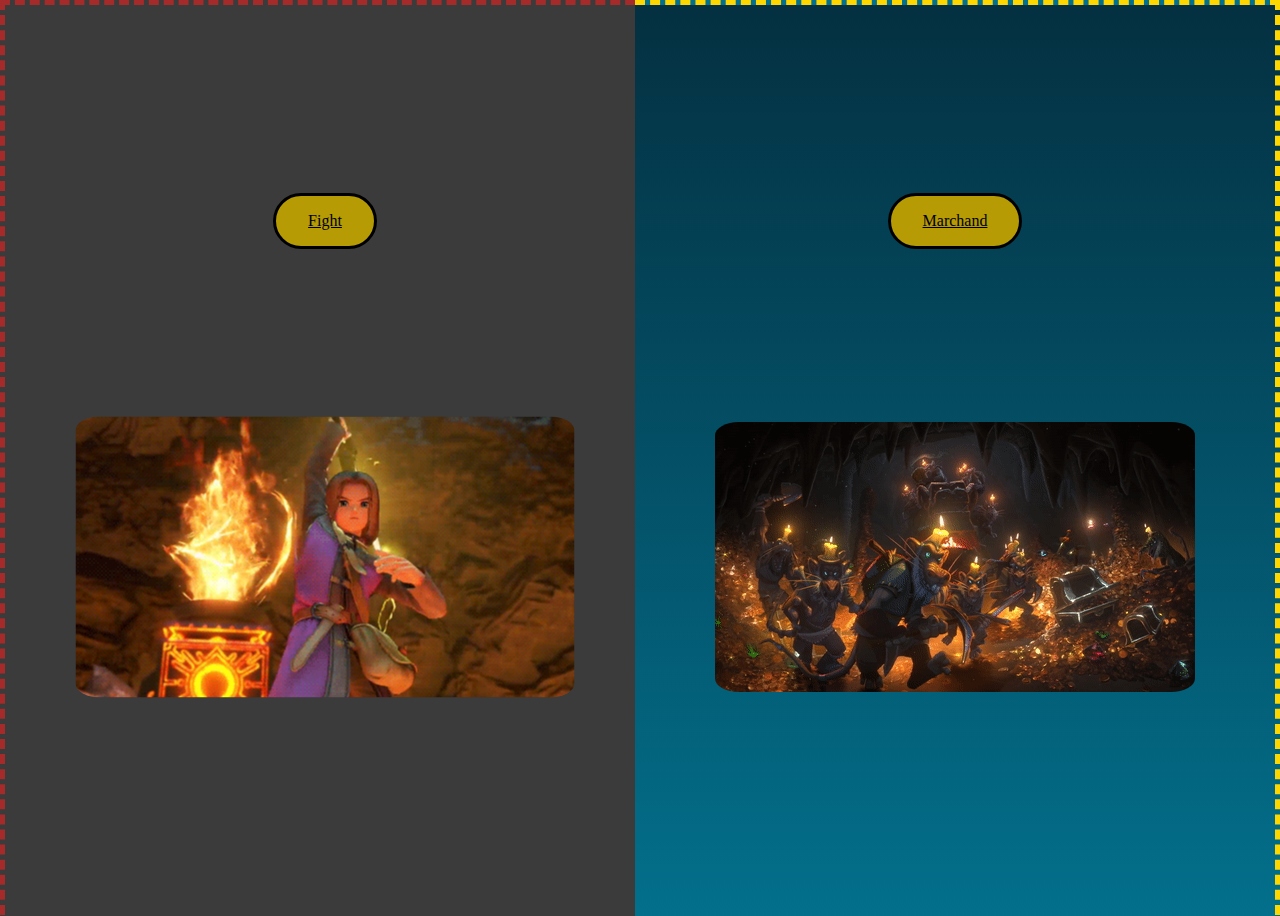
<file: pages-html/menu.html>
<!DOCTYPE html>
<html lang="en">
<head>
    <meta charset="UTF-8">
    <meta http-equiv="X-UA-Compatible" content="IE=edge">
    <meta name="viewport" content="width=device-width, initial-scale=1.0">
    <link rel="stylesheet" type="text/css" href="../style-css/menu.css">
    <title>Menu Page</title>
</head>
<body>

    <div class="split left">
        <img class="fightmenu" src="../images/herofight.webp">
        <div class="col-4" id="menu">
            <a class="btn btn-secondary btn-sm menubtn"id="btn-fight" href="./DoP.html" role="button">Fight</a>
        </div>
      </div>
      
      <div class="split right">
        <img class="marchandmenu" src="../images/store.gif">
        <div class="col-4" id="menu">
            <a class="btn btn-secondary btn-sm menubtn" id="btn-marchand" href="./page-marchand.html" role="button">Marchand</a>
        </div>
      </div>
</body>
</html>
</file>
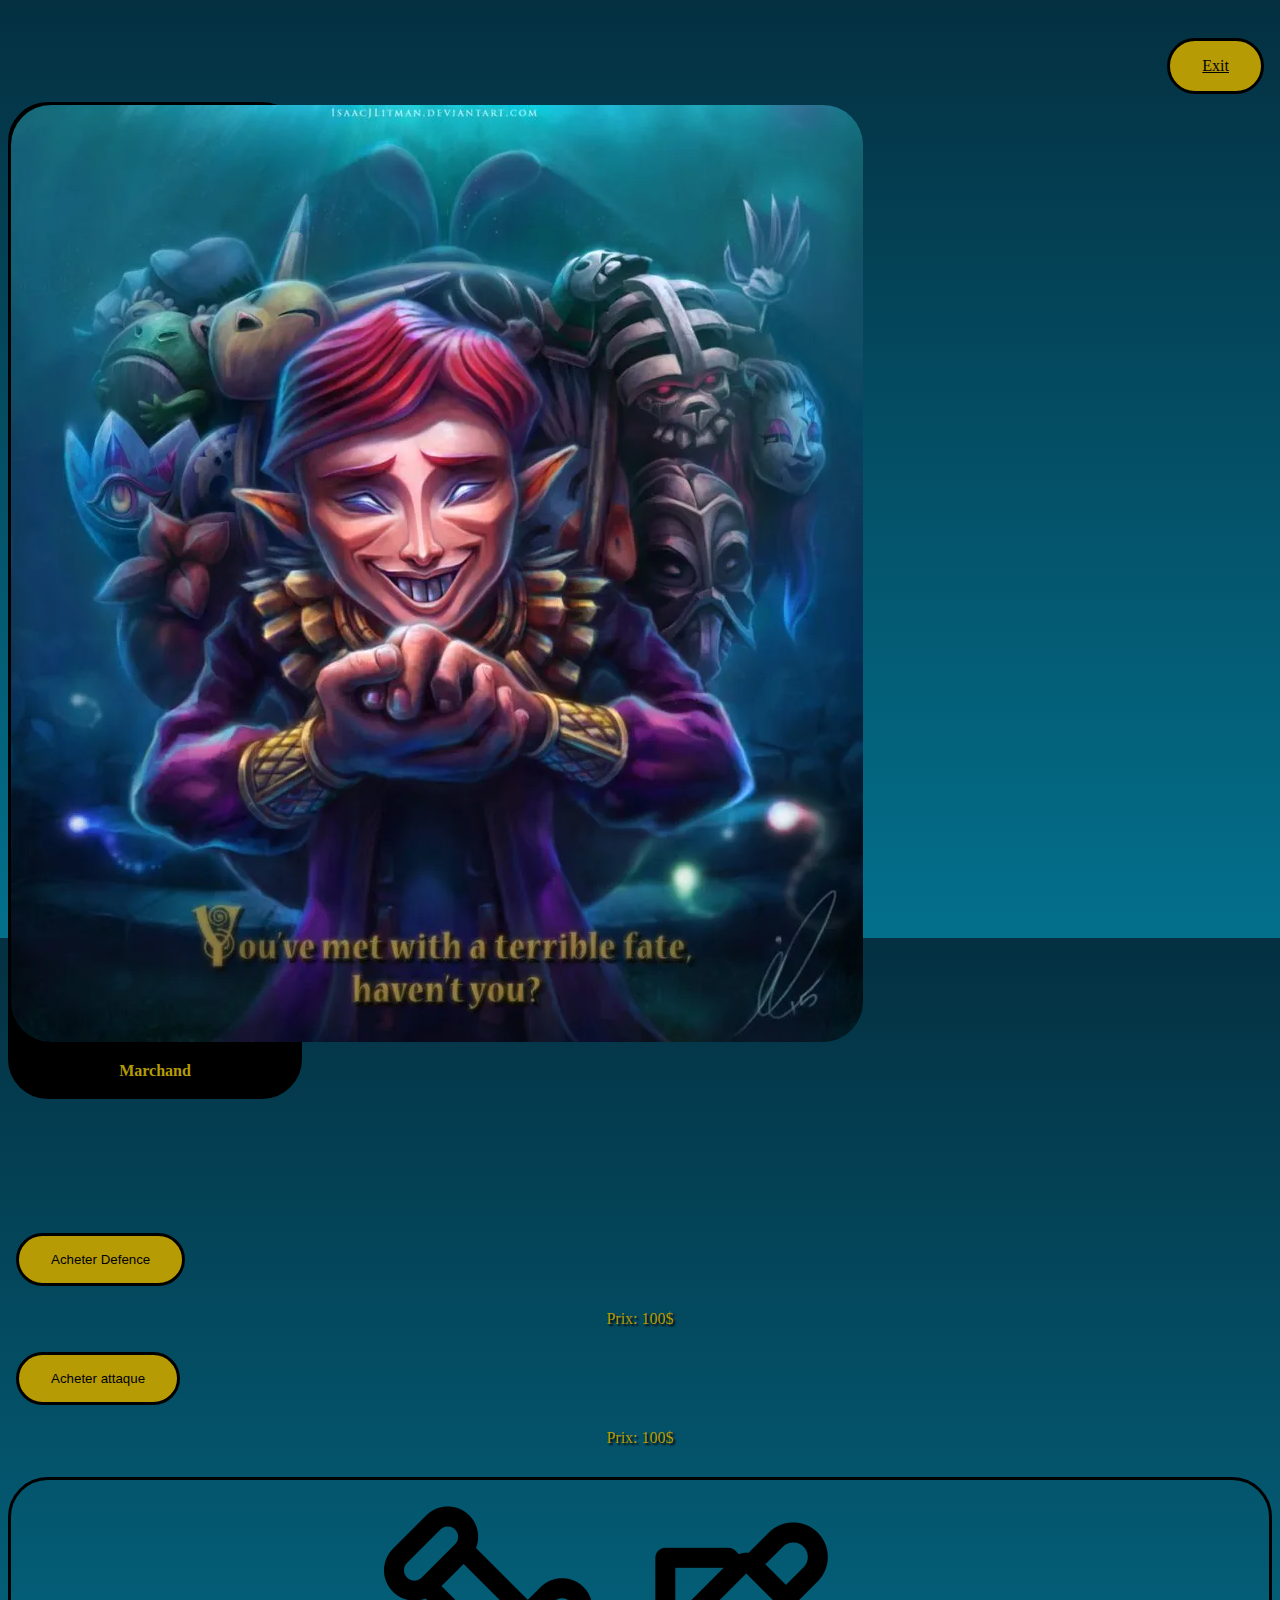
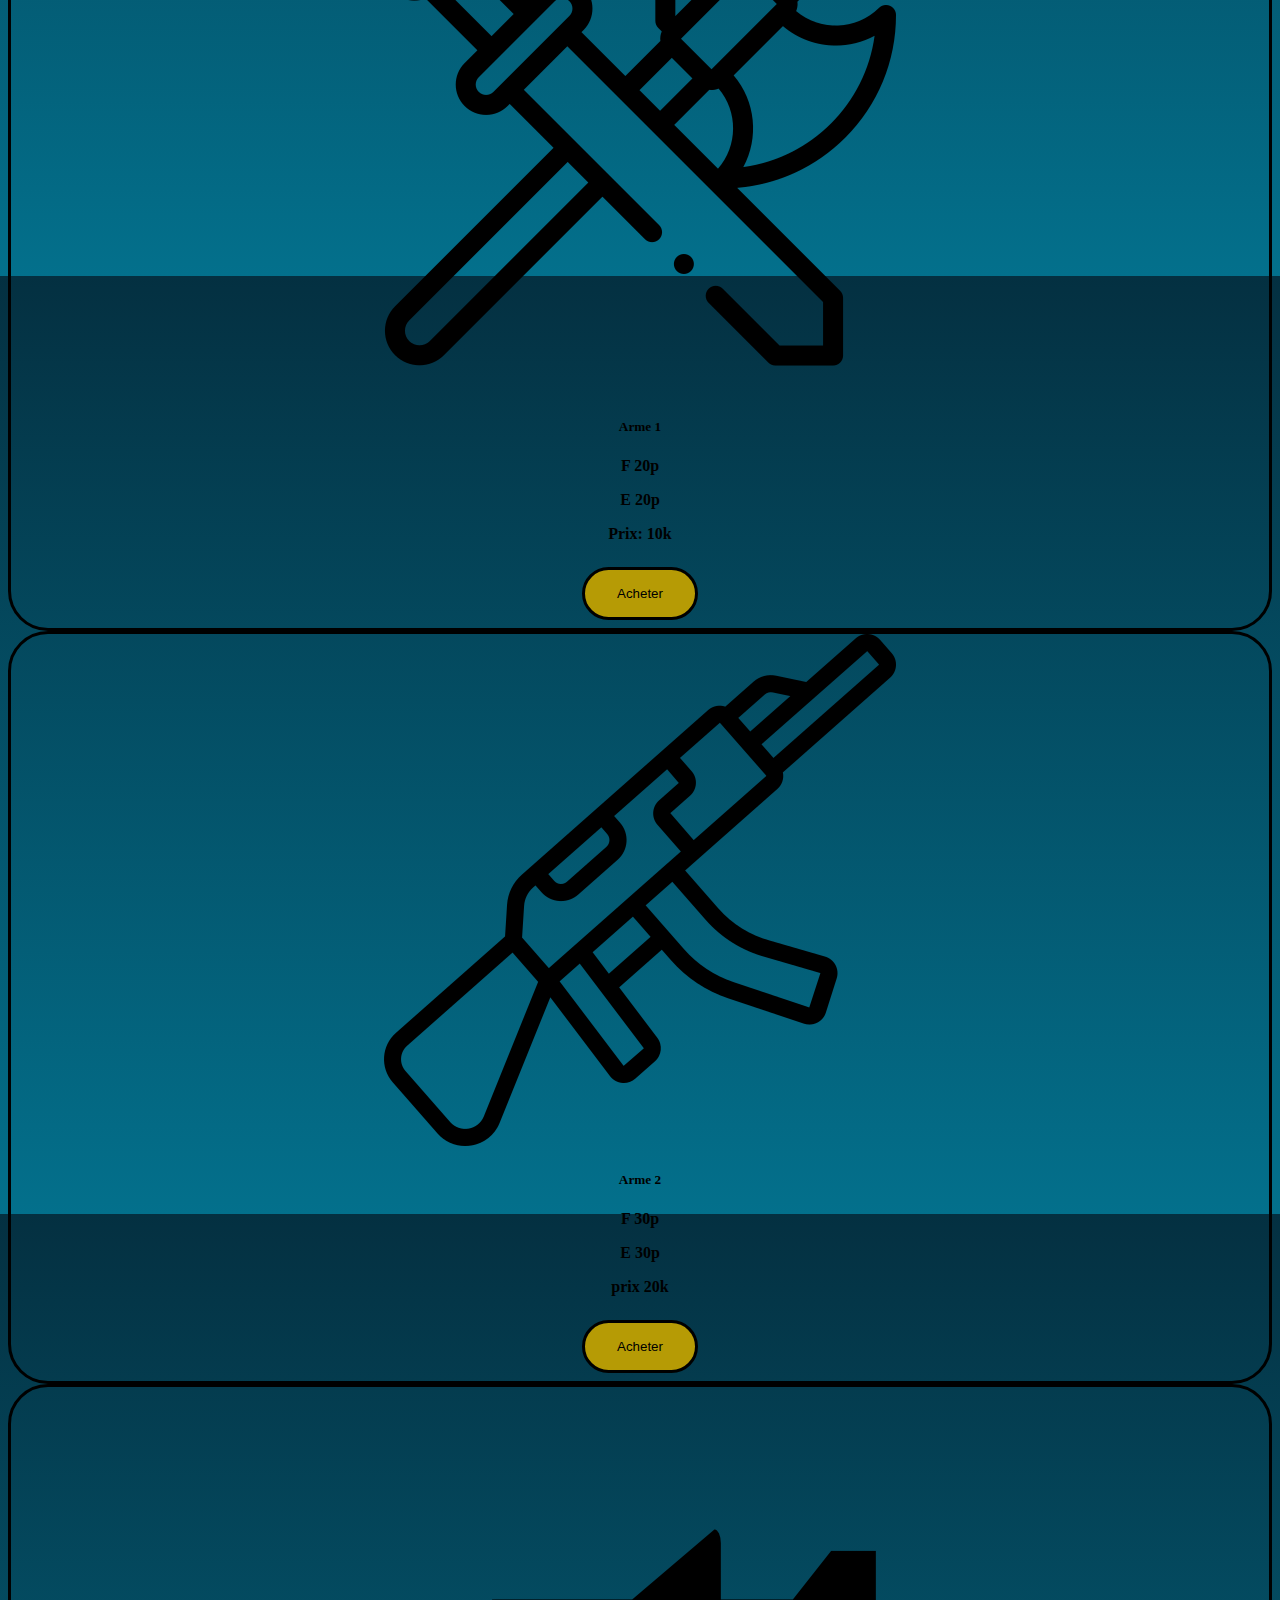
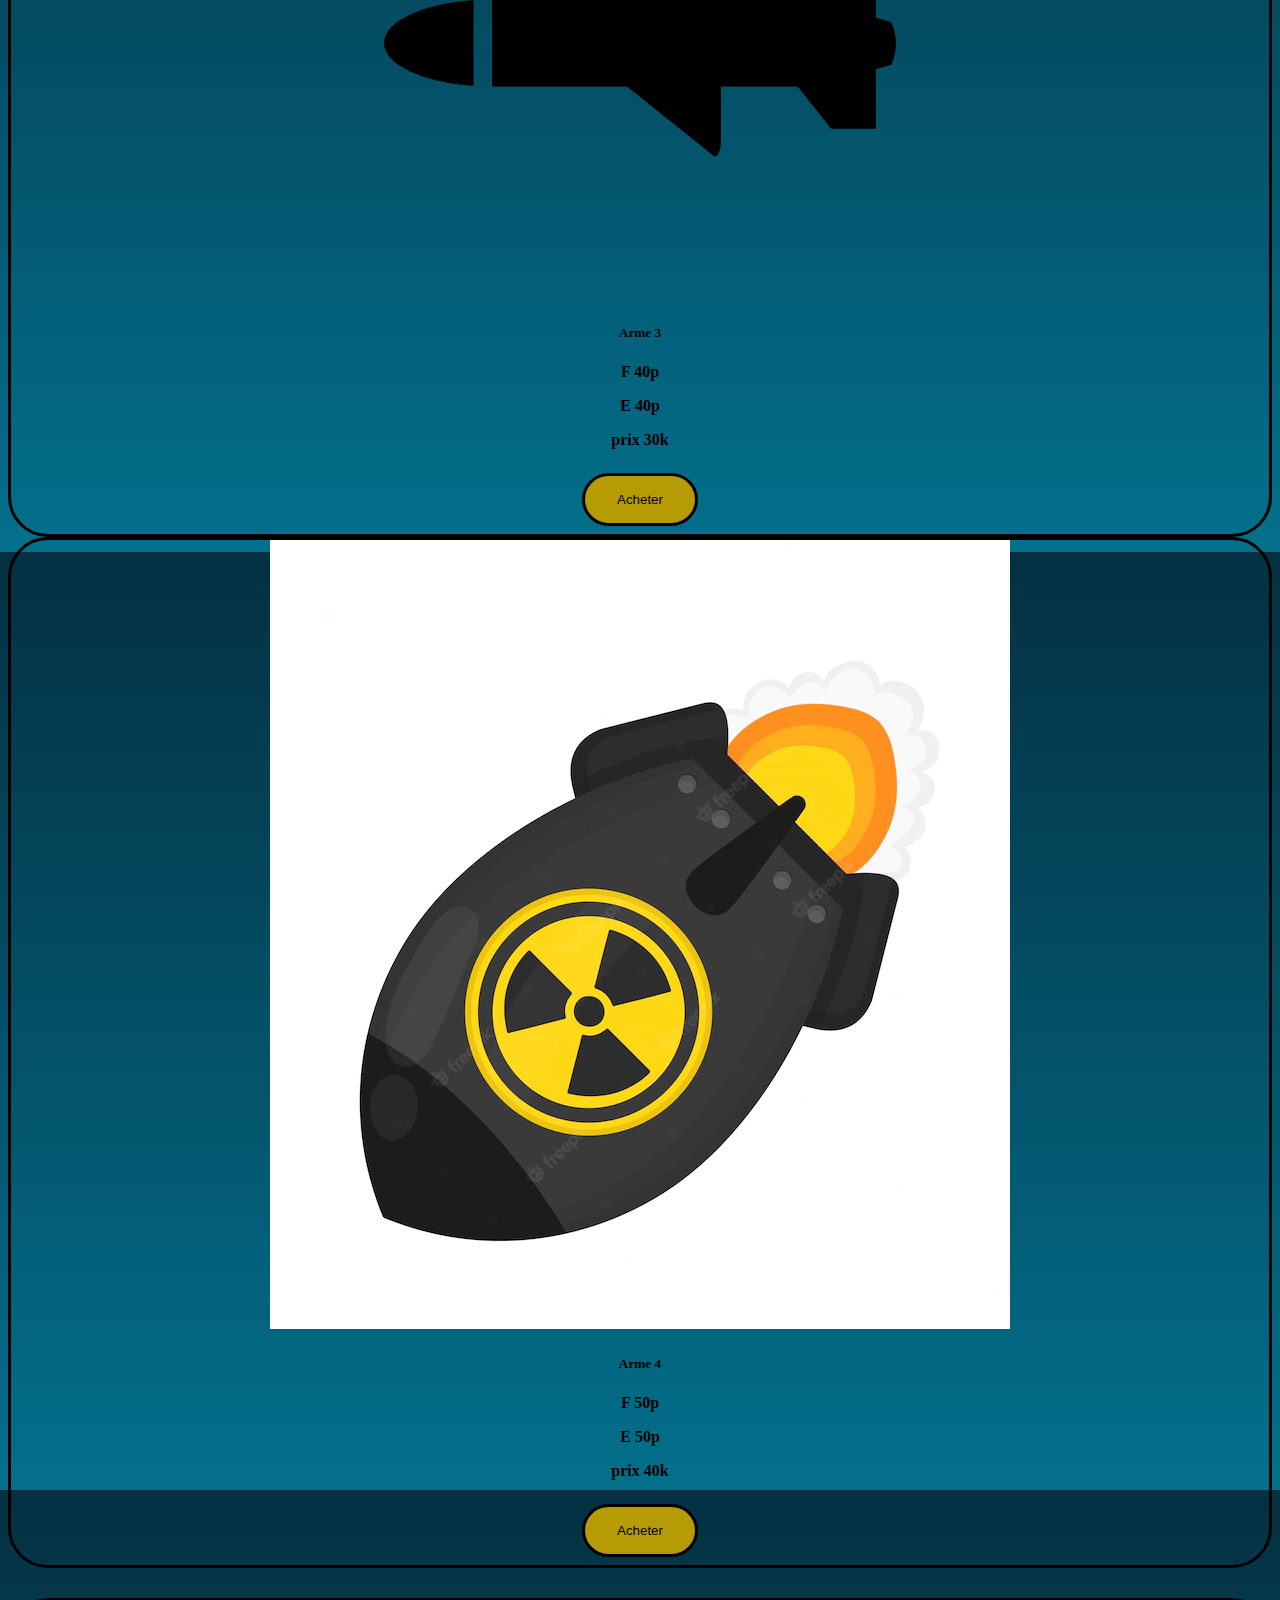
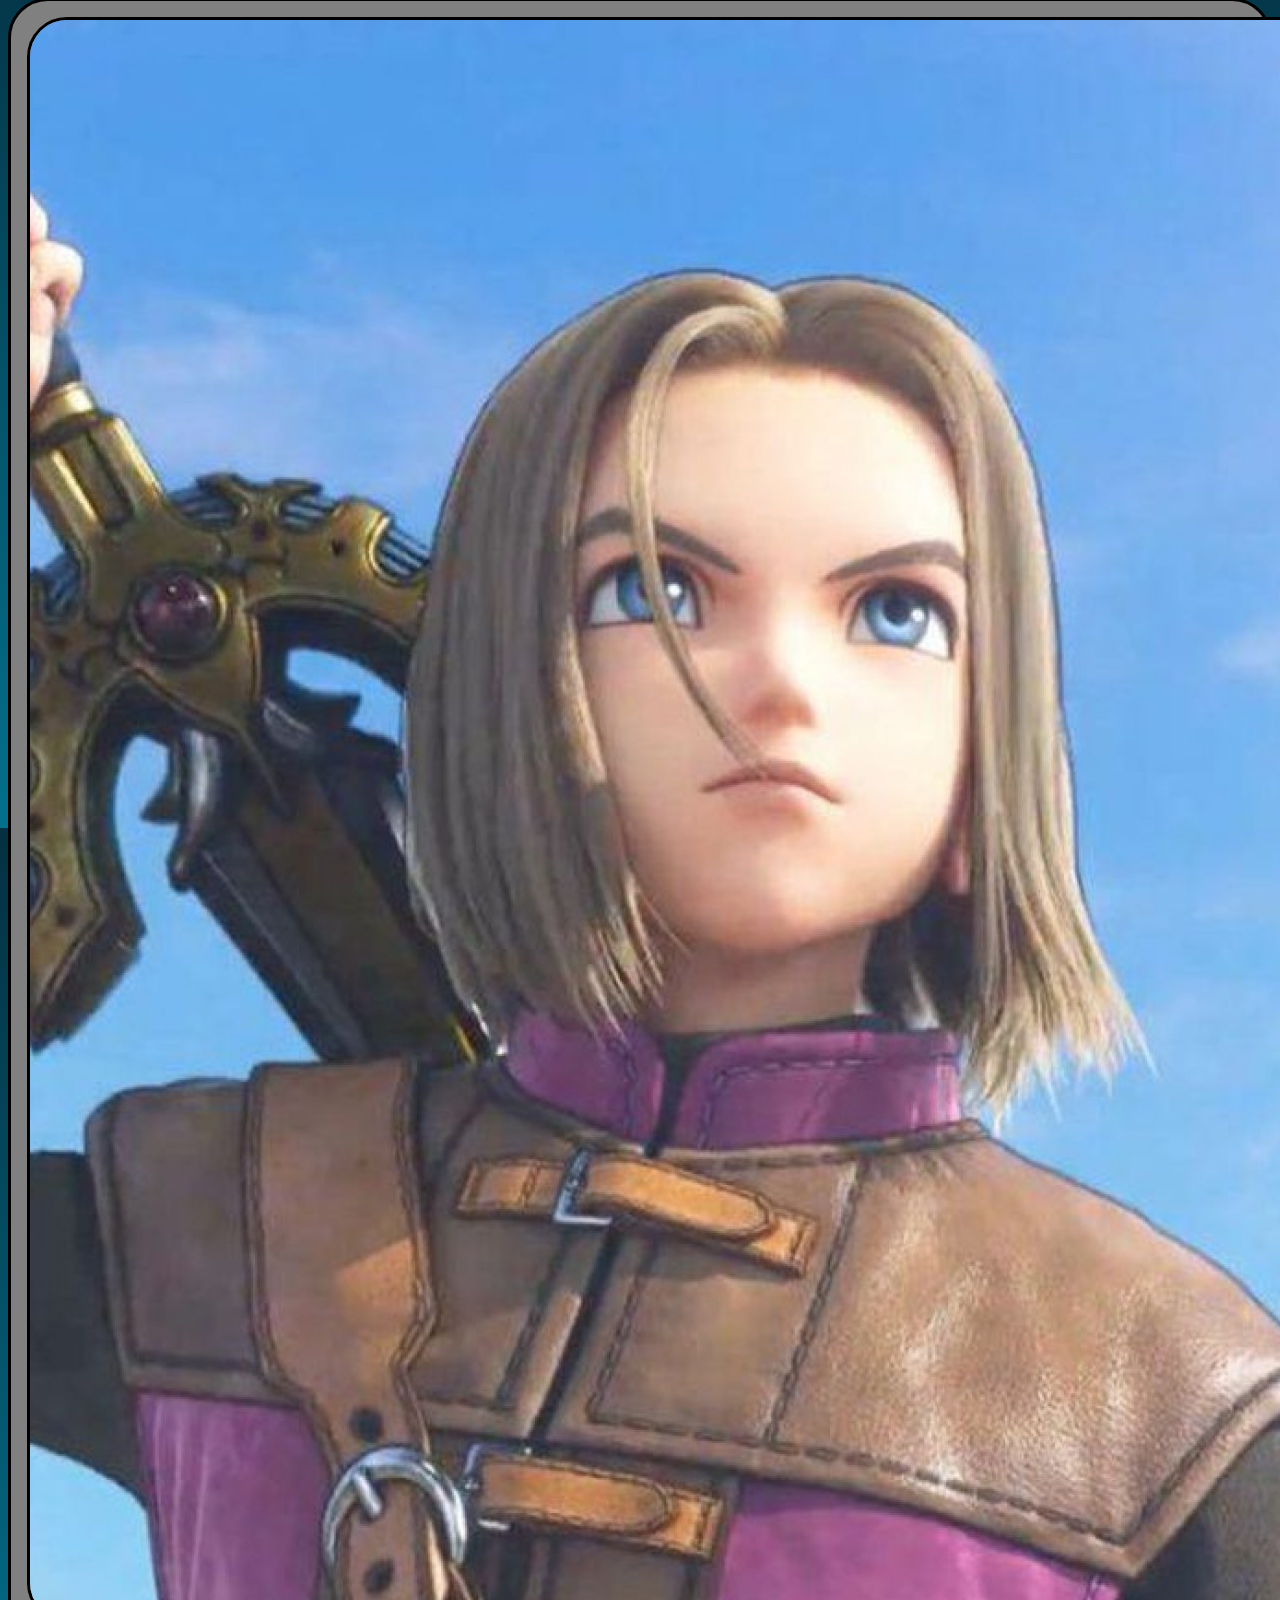
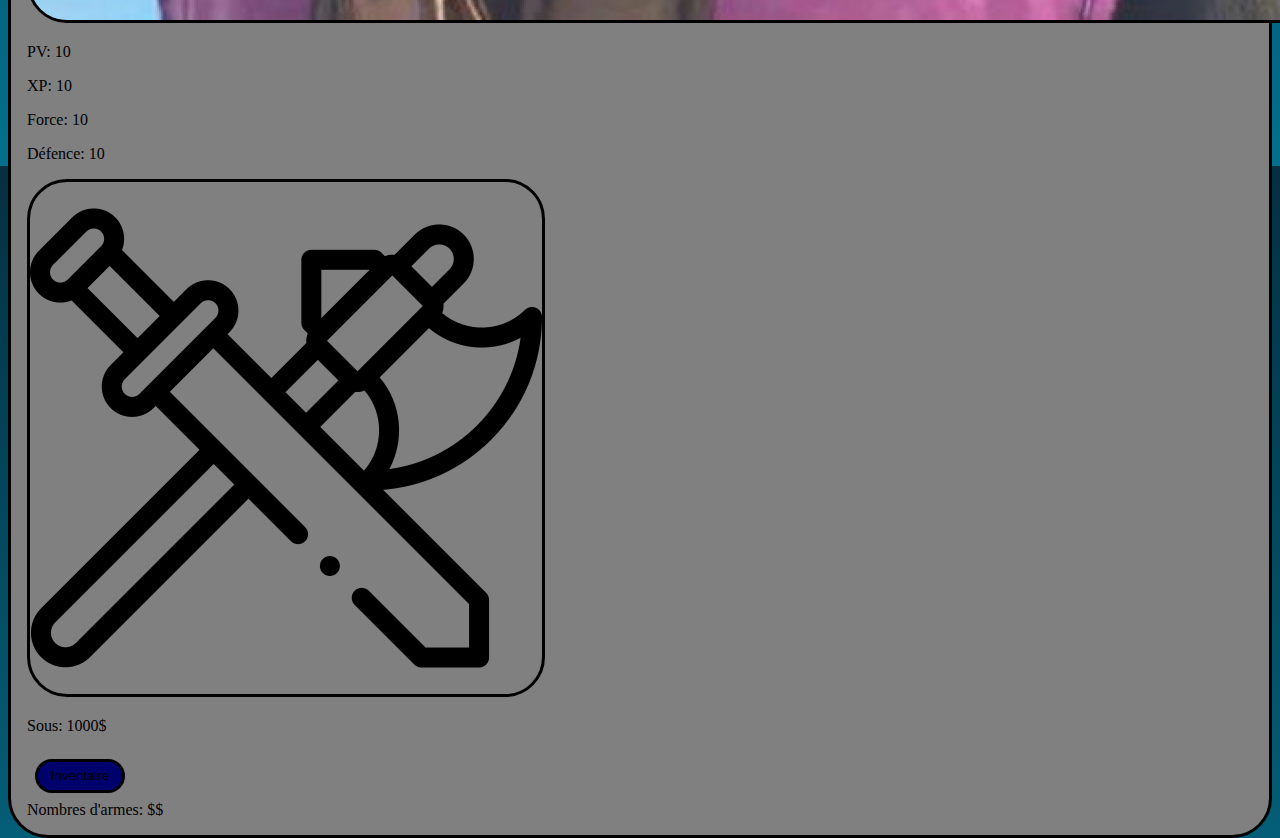
<file: pages-html/page-marchand.html>
<!DOCTYPE html>
<html lang="en">
<head>
    <meta charset="UTF-8">
    <meta http-equiv="X-UA-Compatible" content="IE=edge">
    <meta name="viewport" content="width=device-width, initial-scale=1.0">
    <title>Document</title>
    <link href="https://cdn.jsdelivr.net/npm/bootstrap@5.1.3/dist/css/bootstrap.min.css" rel="stylesheet" integrity="sha384-1BmE4kWBq78iYhFldvKuhfTAU6auU8tT94WrHftjDbrCEXSU1oBoqyl2QvZ6jIW3" crossorigin="anonymous">

    <link href="../style-css/style.css" rel="stylesheet">
</head>
<body>
      <section>
        <div id="boite-partie-sup-marchand"class="container">
            <div class="exit">
                <a class="btn btn-secondary btn-sm power-up" href="./menu.html" role="button">Exit</a>
            </div>
            <div class="row justify-content-center">
                <div class="col-4">
                    <div class="card"id="carte-marchand" style="width: 18rem;">
                        <img id="marchand-img"src="../images/top-10-des-meilleurs-marchands-dans-les-jeux-vidc3a9o.webp" class="card-img-top img-fluid" alt="...">
                        <div class="card-body">
                          <p class="card-text">Marchand</p>
                        </div>
                      </div>
                </div>
                <div class="col-4" id="buy-power-up"> 
                    <button class="btn btn-secondary btn-sm power-up"id="buyDef">Acheter Defence</button>
                    <p class="power-up-prix">Prix: 100$</p>
                    <button class="btn btn-secondary btn-sm power-up" id="buyAtq">Acheter attaque</button>
                    <p class="power-up-prix">Prix: 100$</p>
                </div>
            </div>
            
        </div>
    </section>
    <section id="armes-a-vendre">
        <div class="container">
        <div class="row justify-content-around">
            <div class="col-2">
              <div class="card bordure">
                <img src="../images/armes.png" class="card-img-top img-fluid" alt="...">
                <div class="card-body">
                    <h5 class="card-title">Arme 1</h5>
                    <p class="card-text"><p>F 20p </p>  <p>E 20p</p><p> Prix: 10k</p>
                    <button type="button" class="btn btn-secondary btn-sm power-up" id="buyArm1">Acheter</button>
                </div>
              </div>
            </div>
            <div class="col-2">
              <div class="card bordure">
                <img src="../images/arme-a-feu.png" class="card-img-top img-fluid" alt="...">
                <div class="card-body">
                    <h5 class="card-title">Arme 2</h5>
                    <p class="card-text">F 30p</p> <p>E 30p</p><p>prix 20k</p>
                    <button type="button" class="btn btn-secondary btn-sm power-up" id="buyArm2">Acheter</button>
                </div>
              </div>
            </div>
            <div class="col-2">
              <div class="card bordure">
                <img src="../images/arme-de-guerre-missile.png" class="card-img-top img-fluid" alt="...">
                <div class="card-body">
                    <h5 class="card-title">Arme 3</h5>
                    <p class="card-text">F 40p</p><p>E 40p</p><p>prix 30k</p>
                    <button type="button" class="btn btn-secondary btn-sm power-up" id="buyArm3">Acheter</button>
                </div>
              </div>
            </div>
            <div class="col-2">
              <div class="card bordure">
                <img src="../images/bombe-atomique-concept-guerre-nucleaire-conception-icone-illustration-personnage-dessin-anime-plat_92289-281.webp" class="card-img-top img-fluid" alt="...">
                <div class="card-body">
                    <h5 class="card-title">Arme 4</h5>
                    <p class="card-text">F 50p</p><p>E 50p</p><p>prix 40k</p>
                    <button type="button" class="btn btn-secondary btn-sm power-up" id="buyArm4">Acheter</button>
                </div>
              </div>
            </div>
          </div>
        </div>
    </section>
    <footer>
        <div class="container">
            <div id="carte-joueur" class="row justify-content-end">
                <div class="col-2">
                    <img class="img-fluid bordure"src="../images/hero-main.jpg">
                </div> 
                <div class="col-4">
                    <div class="container">
                        <div class="row justify-content-between">
                            <div class="col-4">
                                <p>PV: <span>10</span></p>
                            </div>
                            <div class="col-4">
                                <p>XP: <span>10</span></p>
                            </div>
                        </div>
                        <div class="row justify-content-between">
                            <div class="col-4">
                                <p>Force: <span>10</span></p>
                            </div>
                            <div class="col-4">
                                <p>Défence: <span>10</span></p>
                            </div>
                        </div>
                        <div class="row justify-content-between">
                            <div class="col-4">
                                <img class="img-fluid bordure"src="../images/armes.png">
                            </div>
                            <div class="col-4">
                                <p>Sous: <span>1000$</span></p>
                            </div>
                        </div>

                    </div>
                </div>
                <div class="col-4">
                    <button id="inventaire-btn-pagemarchand" >Inventaire</button>
                    <div>Nombres d'armes: $$</div>
                </div>
            </div>
        </div>
    </footer>
    <script src="https://cdn.jsdelivr.net/npm/bootstrap@5.1.3/dist/js/bootstrap.bundle.min.js" integrity="sha384-ka7Sk0Gln4gmtz2MlQnikT1wXgYsOg+OMhuP+IlRH9sENBO0LRn5q+8nbTov4+1p" crossorigin="anonymous"></script>
    <script src="../script-js/game.js"></script>
</body>

    </body>

</html>
</file>
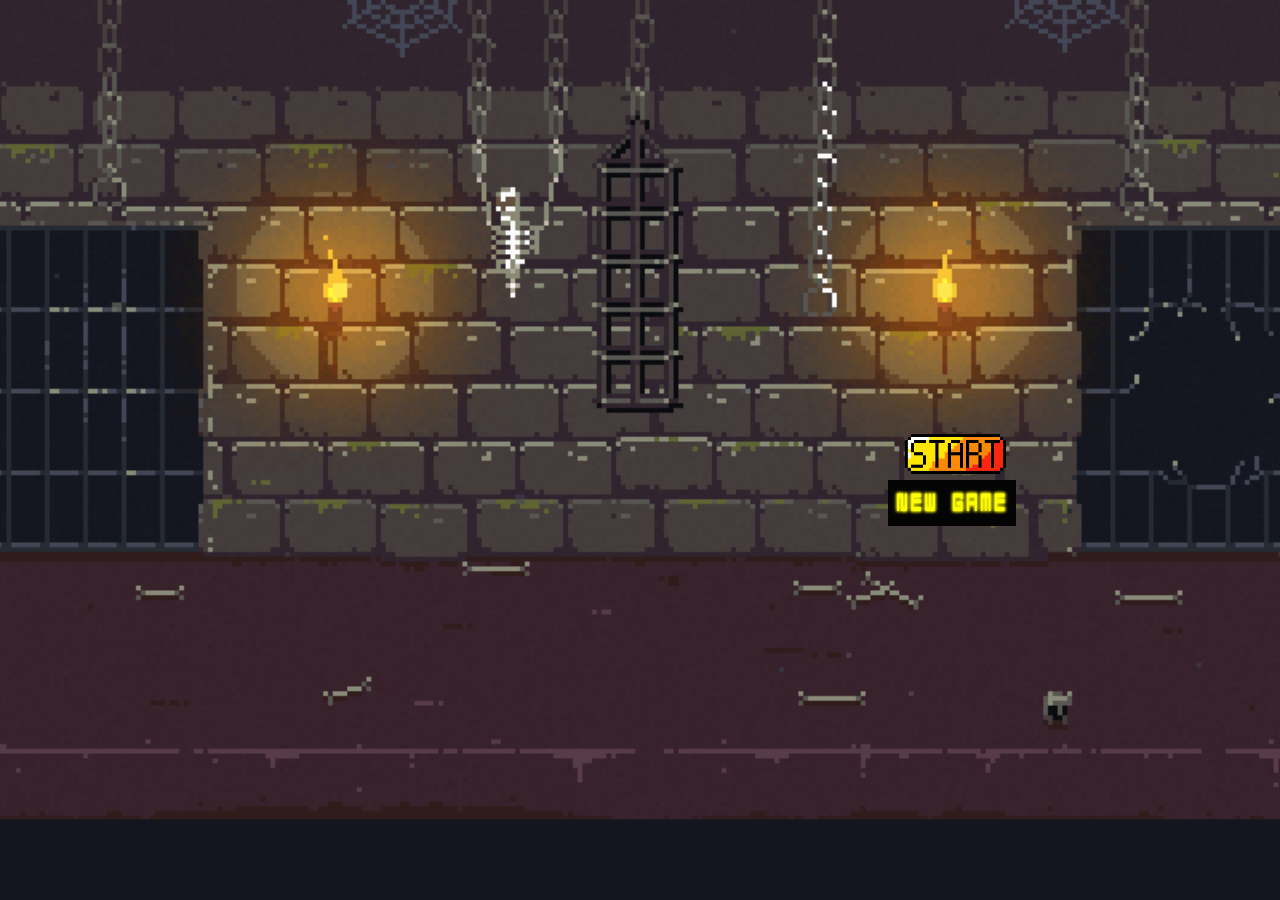
<file: pages-html/start.html>
<!DOCTYPE html>
<html lang="en">
<head>
    <meta charset="UTF-8">
    <meta http-equiv="X-UA-Compatible" content="IE=edge">
    <meta name="viewport" content="width=device-width, initial-scale=1.0">
    <link rel="stylesheet" type="text/css" href="../style-css/start.css">
    <title>Defender of POO</title>
</head>
<body class="startback">
    <section>
        <a id="starting" href="./menu.html" role="button">&ensp;&ensp;&ensp;&ensp;&ensp;&ensp;</a>
        <a id="newGame" href="./menu.html" role="button">&ensp;&ensp;&ensp;&ensp;&ensp;&ensp;&ensp;&ensp;&ensp;&ensp;&ensp;</button>
    </section>
    <script type="module" src="../script-js/start.js"></script>
</body>
</html>
</file>
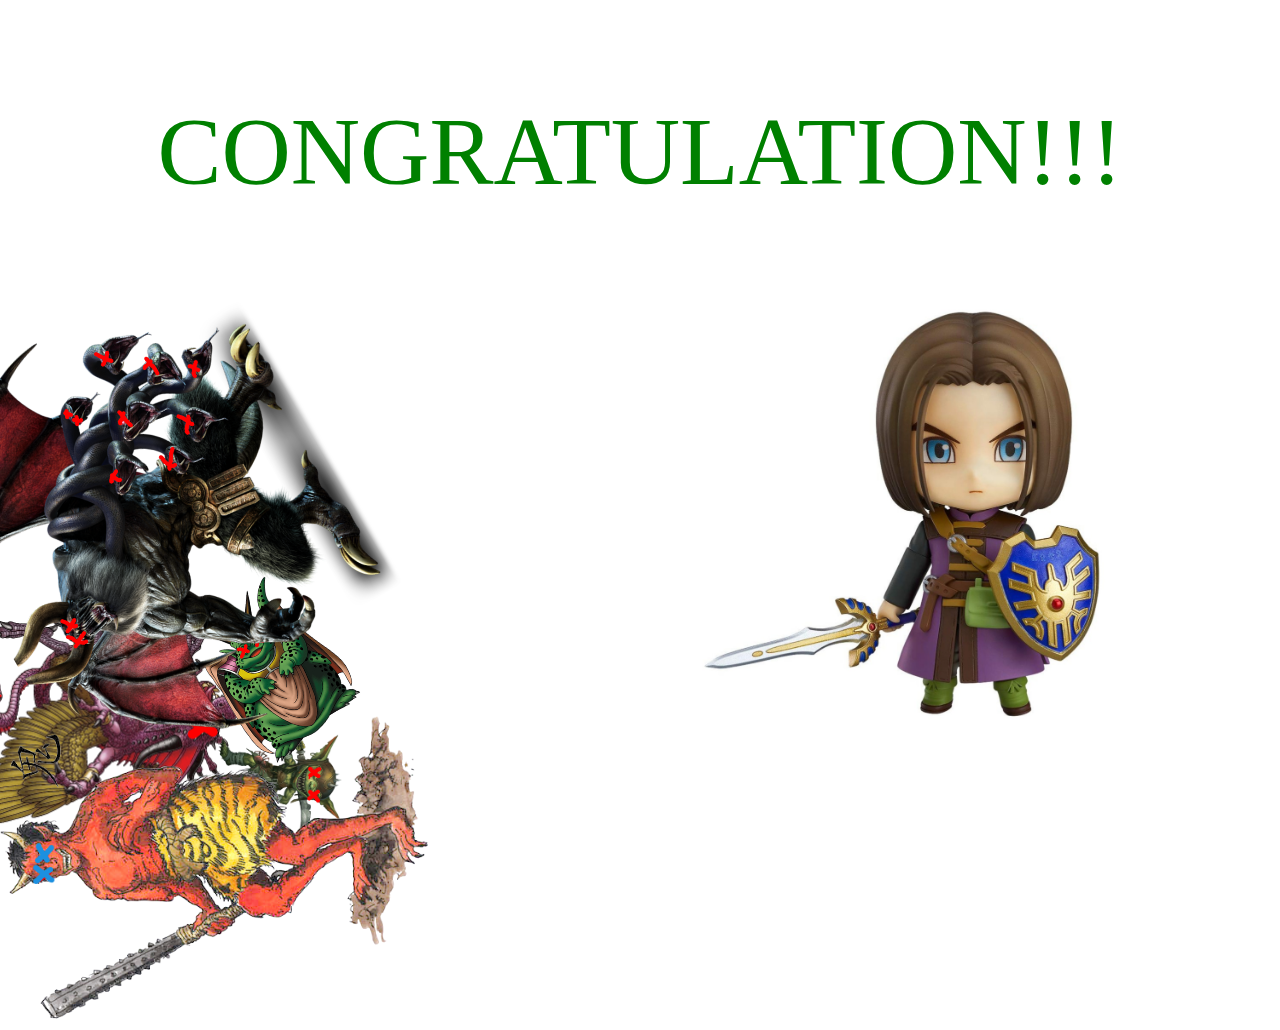
<file: pages-html/Winning.html>
<!DOCTYPE html>
<html lang="en">
<head>
    <meta charset="UTF-8">
    <meta http-equiv="X-UA-Compatible" content="IE=edge">
    <meta name="viewport" content="width=device-width, initial-scale=1.0">

    <link rel="stylesheet" type="text/css" href="../style-css/Winning.css">
    <title>Defender of poo</title>
</head>
<body>
    <section>
        <p class="congrat">CONGRATULATION!!!</p>
        <img class="hero" src="../img/winhero.jpg">
        <img class="deadrake" src="../img/deadDrake.png">
        <img class="deadgob" src="../img/deadGoblin.png">
        <img class="deadgreen" src="../img/deadGreen.png">
        <img class="deadogre" src="../img/deadOgre.png">
        <img class="deadoni" src="../img/deadOni.png">
    </section>
</body>
</html>
</file>
<file: style.css>
body{
    height: 100vh;
    background: rgb(3,112,140);
    background: linear-gradient(0deg, rgba(3,112,140,1) 0%, rgba(4,48,65,1) 100%);
    color: black;
}
footer{
    margin-top: 30px;
}
.power-up{
    background-color: rgb(182, 155, 5);
    padding: 1rem 2rem;
    border: black 3px solid;
    border-radius:30px;
    margin: 0.5rem;
    color: black;
}
.power-up-prix{
    text-align: center;
    color: rgb(182, 155, 5);
    text-shadow: black 2px 2px 2px;
}
#boite-partie-sup-marchand{
    margin-top: 30px;
}
#carte-marchand{
    background-color: black;
    border-radius: 40px;
    border: 3px solid black;
    color: rgb(182, 155, 5);
    font-weight: bold;
    text-align: center;
    
}
#titre-marchand{
    text-align: center;
    color: rgb(224, 191, 3);
    
}
#buy-power-up{
    margin-top: 10%;
}
#head-part{
    height: 20vh;
}
#marchand-img{
    border-radius: 40px;
}
#inventaire-btn-pagemarchand{

    background-color: rgb(1, 1, 110);
    padding: 0.4rem 0.8rem;
    border: black 3px solid;
    border-radius:30px;
    margin: 0.5rem;
}
#inventaire-btn-pagemarchand:hover{
    color: white;
    background-color: grey;
}
#carte-joueur{
    background-color: grey;
    border-radius: 40px;
    border: 3px solid black;
    padding: 1rem;
}
#armes-a-vendre{
    margin-top: 30px;
    margin-bottom: 30px;
}
.bordure{
    border-radius: 40px;
    border: 3px solid black;
    font-weight: bold;
    text-align: center;
}
img{
    object-fit: cover;
}
</file>
<file: style-css/DoP.css>
/* Gab */

body{
    margin: 0%;
    padding: 0%;
    /* background-image:url(../img/background.jpg) ; */
    background-color: black;
}

.headed {
    background-color: rgb(143, 3, 3);
    color: white;
    height: 5rem;    
}
.stat {
    background-color: rgb(59, 59, 59);
     border-top: 3px solid black;
    border-bottom: 3px solid black;
    
    
}
.gold-hero {
    color:yellow;
}
.pv-hero {
    color: red
}
.carte{
    height: 300px;
}
img{
    object-fit: cover;
}
.boite-propriete{
    height: 100px;
}


#combat-section{
    background-image: url("../images/fighting_game_animation_9.gif");
    background-position: bottom;
    background-repeat: no-repeat;
    background-size: cover;
    height: 80vh;
}
#fuir, #fight, #suite{
    padding: 1rem 2rem;
    font-weight: bold;
    font-size: 2rem;
}
#fight{
    background-color: rgb(8, 8, 97);
}
#message-de-victoire{
    padding: 1rem 2rem;
    font-weight: bold;
    font-size: 2rem;
    background-color: green;
    display: none;

}
#message-de-defaite{
    padding: 1rem 2rem;
    font-weight: bold;
    font-size: 2rem;
    background-color: red;
    display: none;
}
#message-de-fuite{
    padding: 1rem 2rem;
    font-weight: bold;
    font-size: 2rem;
    background-color: rgb(255, 81, 0);
    display: none;
}
.inventairetext{
    font-size: 2rem;
    font-weight: bold;
    text-shadow: 2px 0 0 blue, -2px 0 0 blue, 0 2px 0 blue, 0 -2px 0 blue, 1px 1px blue, -1px -1px 0 blue, 1px -1px 0 blue, -1px 1px 0 blue
}
.herotext{
    font-size: 2rem;
    font-weight: bold;
    text-shadow: 2px 0 0 green, -2px 0 0 green, 0 2px 0 green, 0 -2px 0 green, 1px 1px green, -1px -1px 0 green, 1px -1px 0 green, -1px 1px 0 green;
}
.monstretext{
    font-size: 2rem;
    font-weight: bold;
    text-shadow: 2px 0 0 red, -2px 0 0 red, 0 2px 0 red, 0 -2px 0 red, 1px 1px red, -1px -1px 0 red, 1px -1px 0 red, -1px 1px 0 red
}
.margintop{
    margin-top: 20px;
}
.paddingbottom{
    padding-bottom: 20px;
}
.modal-body{
    background-color: rgb(85, 83, 85);
}
/* bruno */
/* Modal */
.modal-content{
    width: 1000px;
}

.row{
    display:flex;
    flex-wrap: nowrap;
    
}

#inventory{
    color:white;
    border-color: blue;
    
}

#amr-inventory{
    object-fit: cover;
}

.card-body{
    color:black;
}
/* Modal content */
.bordure{
    border-radius: 40px;
    border: 3px solid black;
    font-weight: bold;
    text-align: center;
}
.bordure-left{
    border-left: 3px solid black;
    border-radius: 20px 0px 0px 20px;
}
.bordure-right{
    border-right: 3px solid black;
    border-radius: 0px 20px 20px 0px;
}

.power-up{
    background-color: rgb(182, 155, 5);
    padding: 1rem 2rem;
    border: black 3px solid;
    border-radius:30px;
    margin: 0.5rem;
}
/*modal gab*/
.Imodal{
    display: none;
    position: absolute;
    z-index: 1;
    left: 30%;
    top: 0%;
    width: 60%;
    height: 60%;
}
.modalcontent{
    background-image:url(../img/bag.jpg);
    background-color: #000000;
    padding: 20px;
    border: 1px solid #888;
    width: 60%;
}
.close{
    color: #aaa;
    float: right;
    font-size: 28px;
    font-weight: bold;
}
.close:hover, .close:focus{
    color: black;
    text-decoration: none;
    cursor: pointer;
}
</file>
<file: style-css/gameover.css>
@-webkit-keyframes animacao1 { 0% {background: #D62623;}
							   50% {background: #EE3430;}
							   100% {background: #FB3733;} }

@-moz-keyframes animacao1 { 0% {background: #D62623;}
							50% {background: #EE3430;}
							100% {background: #FB3733;} }

@keyframes animacao1 { 0% {background: #D62623;}
							   50% {background: #EE3430;}
							   100% {background: #FB3733;} }

body {background: #B0E0E6;}

#tudo {width: 750px;
		height: 580px;
		margin: auto;
		margin-top: 20px;
    	border-radius: 40px;
    	-webkit-animation-name: animacao1;
		-webkit-animation-duration: 1s;
		-webkit-animation-timing-function:  linear;
		-webkit-animation-iteration-count: infinite;
		-webkit-animation-direction: alternate;

		-moz-animation-name: animacao1;
		-moz-animation-duration: 1s;
		-moz-animation-timing-function:  linear;
		-moz-animation-iteration-count: infinite;
		-moz-animation-direction: alternate; 

		animation-name: animacao1;
		animation-duration: 1s;
		animation-timing-function:  linear;
		animation-iteration-count: infinite;
		animation-direction: alternate;}


.gameover {width:750px;
			height: auto;
			padding-top: 60px;
			background: none;}

.gameover p {margin-top: 0px;
			margin-bottom: 0px;
			font-size: 160px;
			font-family: 'Black Ops One', cursive;
			line-height: 120px;
			text-align: center;
			text-shadow: 5px 5px #000000;
			color: #ffffff;}

.continue	{width: 750px;
			height: auto;
			padding-top: 40px;}

.continue p {margin-top: 0px;
			margin-bottom: 0px;
			text-align: center;
			font-size: 40px;
			font-weight: bold;
			font-family: corbel;
			color: #ffffff;
			text-shadow: 2.5px 2.5px #000000;}

.opcoes {width: 550px;
		height: auto;
		padding-top: 50px;
		margin: auto;}

.yes a {text-align: center;
		font-size: 30px;
		font-weight: bold;
		font-family: corbel;
		color: #ffffff;
		text-decoration: none;
		text-shadow: 2.5px 2.5px #000000;
		padding: 25px 110px 25px 110px;
    border: 1px solid #000000;
		border-radius: 20px;
		background: #006400;
		margin-right: 30px;
		float: left;}



@-webkit-keyframes animacao2 { from {-webkit-transform: scale(1);} 
								to {-webkit-transform: scale(1.2);} }

@-moz-keyframes animacao2 { from {-moz-transform: scale(1);} 
								to {-moz-transform: scale(1.1);} }

@keyframes animacao2 { from {transform: scale(1);} 
								to {transform: scale(1.1);} }


.yes a:hover {-webkit-animation-name: animacao2;
		-webkit-animation-duration: 0.8s;
		-webkit-animation-timing-function:  linear;
		-webkit-animation-iteration-count: infinite;
		-webkit-animation-direction: alternate;

		-moz-animation-name: animacao2;
		-moz-animation-duration: 0.8s;
		-moz-animation-timing-function:  linear;
		-moz-animation-iteration-count: infinite;
		-moz-animation-direction: alternate;

		animation-name: animacao2;
		animation-duration: 0.8s;
		animation-timing-function:  linear;
		animation-iteration-count: infinite;
		animation-direction: alternate;}



.no a {text-align: center;
	font-size: 30px;
	font-weight: bold;
	font-family: corbel;
	color: #ffffff;
	text-decoration: none;
	text-shadow: 1.5px 1.5px #FB3733;
	padding: 25px 100px 25px 100px;
	border-radius: 20px;
	background: #000000;
	float: left;}


@-webkit-keyframes animacao3 { 0% {-webkit-transform: translate(-5px,0px);} 
							   25% {-webkit-transform: translate(-2.5px, 0px);}
							   50% {-webkit-transform: translate(0px, 0px);}
							   75% {-webkit-transform: translate(2.5px, 0px);}
							   100% {-webkit-transform: translate(5px, 0px);} }

@-moz-keyframes animacao3 { 0% {-moz-transform: translate(-5px,0px);} 
							   25% {-moz-transform: translate(-2.5px, 0px);}
							   50% {-moz-transform: translate(0px, 0px);}
							   75% {-moz-transform: translate(2.5px, 0px);}
							   100% {-moz-transform: translate(5px, 0px);} }

@keyframes animacao3 { 0% {transform: translate(-5px,0px);} 
							   25% {transform: translate(-2.5px, 0px);}
							   50% {transform: translate(0px, 0px);}
							   75% {transform: translate(2.5px, 0px);}
							   100% {transform: translate(5px, 0px);} }


.no a:hover {-webkit-animation-name: animacao3;
		-webkit-animation-duration: 0.15s;
		-webkit-animation-timing-function:  linear;
		-webkit-animation-iteration-count: infinite;
		-webkit-animation-direction: alternate;

		-moz-animation-name: animacao3;
		-moz-animation-duration: 0.15s;
		-moz-animation-timing-function:  linear;
		-moz-animation-iteration-count: infinite;
		-moz-animation-direction: alternate;

		animation-name: animacao3;
		animation-duration: 0.15s;
		animation-timing-function:  linear;
		animation-iteration-count: infinite;
		animation-direction: alternate;}
</file>
<file: style-css/menu.css>
body{
    height: 100vh;
    background: rgb(3,112,140);
    background: linear-gradient(0deg, rgba(3,112,140,1) 0%, rgba(4,48,65,1) 100%);
    color: black;
}

/* Split the screen in half */
.split {
    height: 100%;
    width: 50%;
    position: fixed;
    z-index: 1;
    top: 0;
    overflow-x: hidden;
    padding-top: 20px;
  }

  /* Control the left side */
.left {
    left: 0;
    background-color: rgb(59, 59, 59);
    border:5px;
    border-style: dashed;
    border-color: brown;
  }
  
  /* Control the right side */
  .right {
    right: 0;
    background: linear-gradient(0deg, rgba(3,112,140,1) 0%, rgba(4,48,65,1) 100%);
    border:5px;
    border-left: 0;
    border-style: dashed;
    border-color: gold;
  }
  
  /* If you want the content centered horizontally and vertically */
  .fightmenu {
    position: absolute;
    top: 60%;
    left: 50%;
    transform: translate(-50%, -50%);
    text-align: center;
    border-radius: 5%;
    border:10%;
  }

  .marchandmenu {
    position: absolute;
    top: 60%;
    left: 50%;
    transform: translate(-50%, -50%);
    text-align: center;
    border-radius: 5%;
    border:10%;
  }

.menubtn{
    background-color: rgb(182, 155, 5);
    padding: 1rem 2rem;
    border: black 3px solid;
    border-radius:30px;
    margin: 0.5rem;
    color: black;
}

#menu{
    margin-top: 25%;
    display:flex;
    justify-content: center;
}

img{
    object-fit: cover;
}
</file>
<file: style-css/style.css>
body{
    height: 100vh;
    background: rgb(3,112,140);
    background: linear-gradient(0deg, rgba(3,112,140,1) 0%, rgba(4,48,65,1) 100%);
    color: black;
}
footer{
    margin-top: 30px;
}

.exit{

    display: flex;
    justify-content: flex-end;

}

.power-up{
    background-color: rgb(182, 155, 5);
    padding: 1rem 2rem;
    border: black 3px solid;
    border-radius:30px;
    margin: 0.5rem;
    color: black;
}
.power-up-prix{
    text-align: center;
    color: rgb(182, 155, 5);
    text-shadow: black 2px 2px 2px;
}
#boite-partie-sup-marchand{
    margin-top: 30px;
}
#carte-marchand{
    background-color: black;
    border-radius: 40px;
    border: 3px solid black;
    color: rgb(182, 155, 5);
    font-weight: bold;
    text-align: center;
    
}
#titre-marchand{
    text-align: center;
    color: rgb(224, 191, 3);
    
}
#buy-power-up{
    margin-top: 10%;
}
#head-part{
    height: 20vh;
}
#marchand-img{
    border-radius: 40px;
}
#inventaire-btn-pagemarchand{

    background-color: rgb(1, 1, 110);
    padding: 0.4rem 0.8rem;
    border: black 3px solid;
    border-radius:30px;
    margin: 0.5rem;
}
#inventaire-btn-pagemarchand:hover{
    color: white;
    background-color: grey;
}
#carte-joueur{
    background-color: grey;
    border-radius: 40px;
    border: 3px solid black;
    padding: 1rem;
}
#armes-a-vendre{
    margin-top: 30px;
    margin-bottom: 30px;
}
.bordure{
    border-radius: 40px;
    border: 3px solid black;
    font-weight: bold;
    text-align: center;
}
img{
    object-fit: cover;
}
</file>
<file: style-css/start.css>
/* start */
.startback{
    background-color: rgb(59, 59, 59);
    background-image: url("../img/dungeon.gif");
    background-repeat: no-repeat;
    background-size: cover;
}
#starting{
    position:absolute;
    color:transparent;
    font-size: 3rem;
    height: 5rem;
    top: 25rem;
    left: 55rem;
    background:transparent;
    border: transparent;
    background-image: url("../img/start.gif");
    background-size: 10rem;
    background-repeat: no-repeat;
    cursor: pointer;
}
#newGame{
    position:absolute;
    color:transparent;
    font-size:1.5rem;
    height: 3rem;
    top: 30rem;
    left: 55.53rem;
    border: transparent;
    background: transparent;
    cursor: pointer;
    background-image: url("../img/newgame.gif");
    background-size: 8rem;
    background-repeat: no-repeat;


}
</file>
<file: style-css/Winning.css>
.congrat {
    color: green;
    font-size: 6rem;
    text-align: center;
}
.hero {
    position: relative;
    width: 40rem;
    left: 40rem;
    
}
.deadrake {
    position: absolute;
    top: 37rem;
    left: -3rem;
    width: 18rem;
    transform:rotate(180deg);
}
.deadgob {
    position: absolute;
    width: 7rem;
    top: 45rem;
    left: 14rem;
    transform:rotate(90deg);
}
.deadgreen{
    position: absolute;
    top: 37rem;
    left:12rem;
    width: 10rem;
    transform:rotate(-40deg);
}
.deadogre{
    position: absolute;
    top:20rem;
    left:-6rem;
    width: 30rem;
    transform:rotate(-120deg);
}
.deadoni{
    position: absolute;
    transform:rotate(-90deg);
    left:3rem;
    top:40rem;
    width: 20rem;
}
</file>
